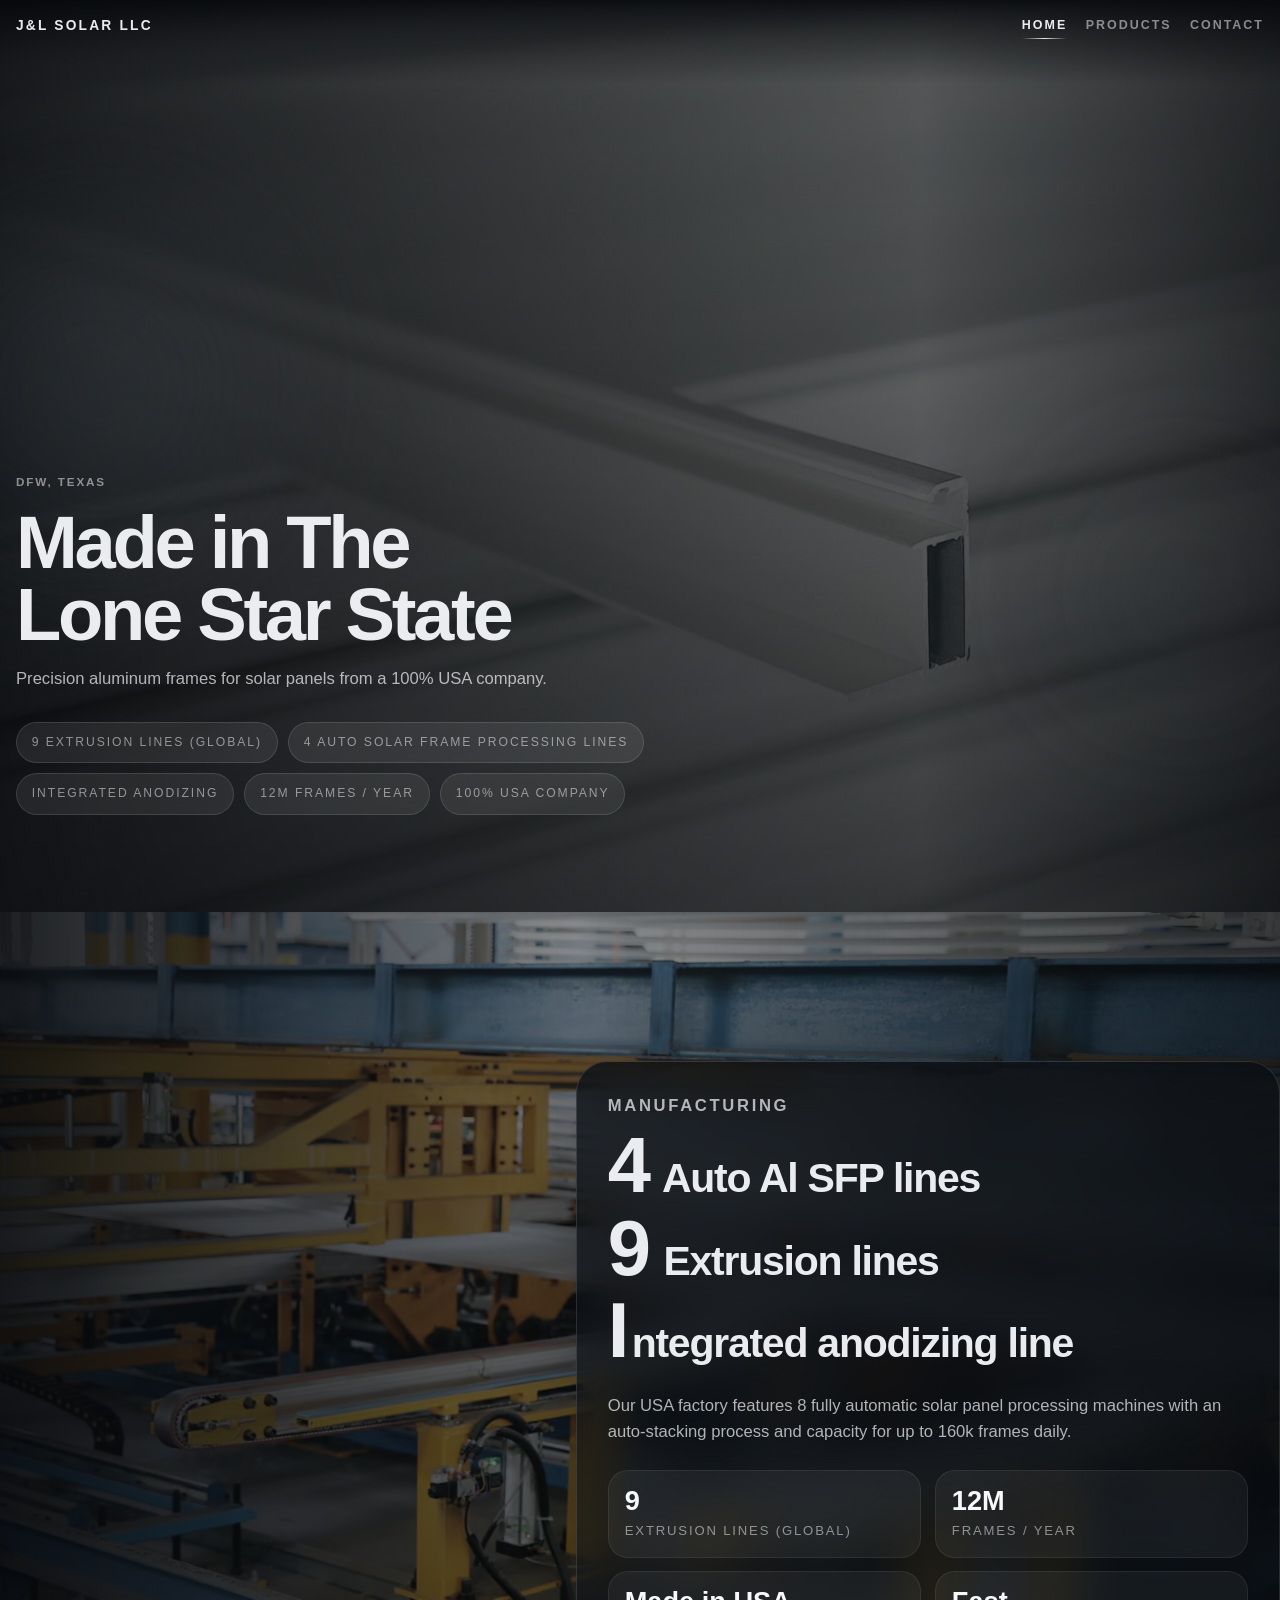
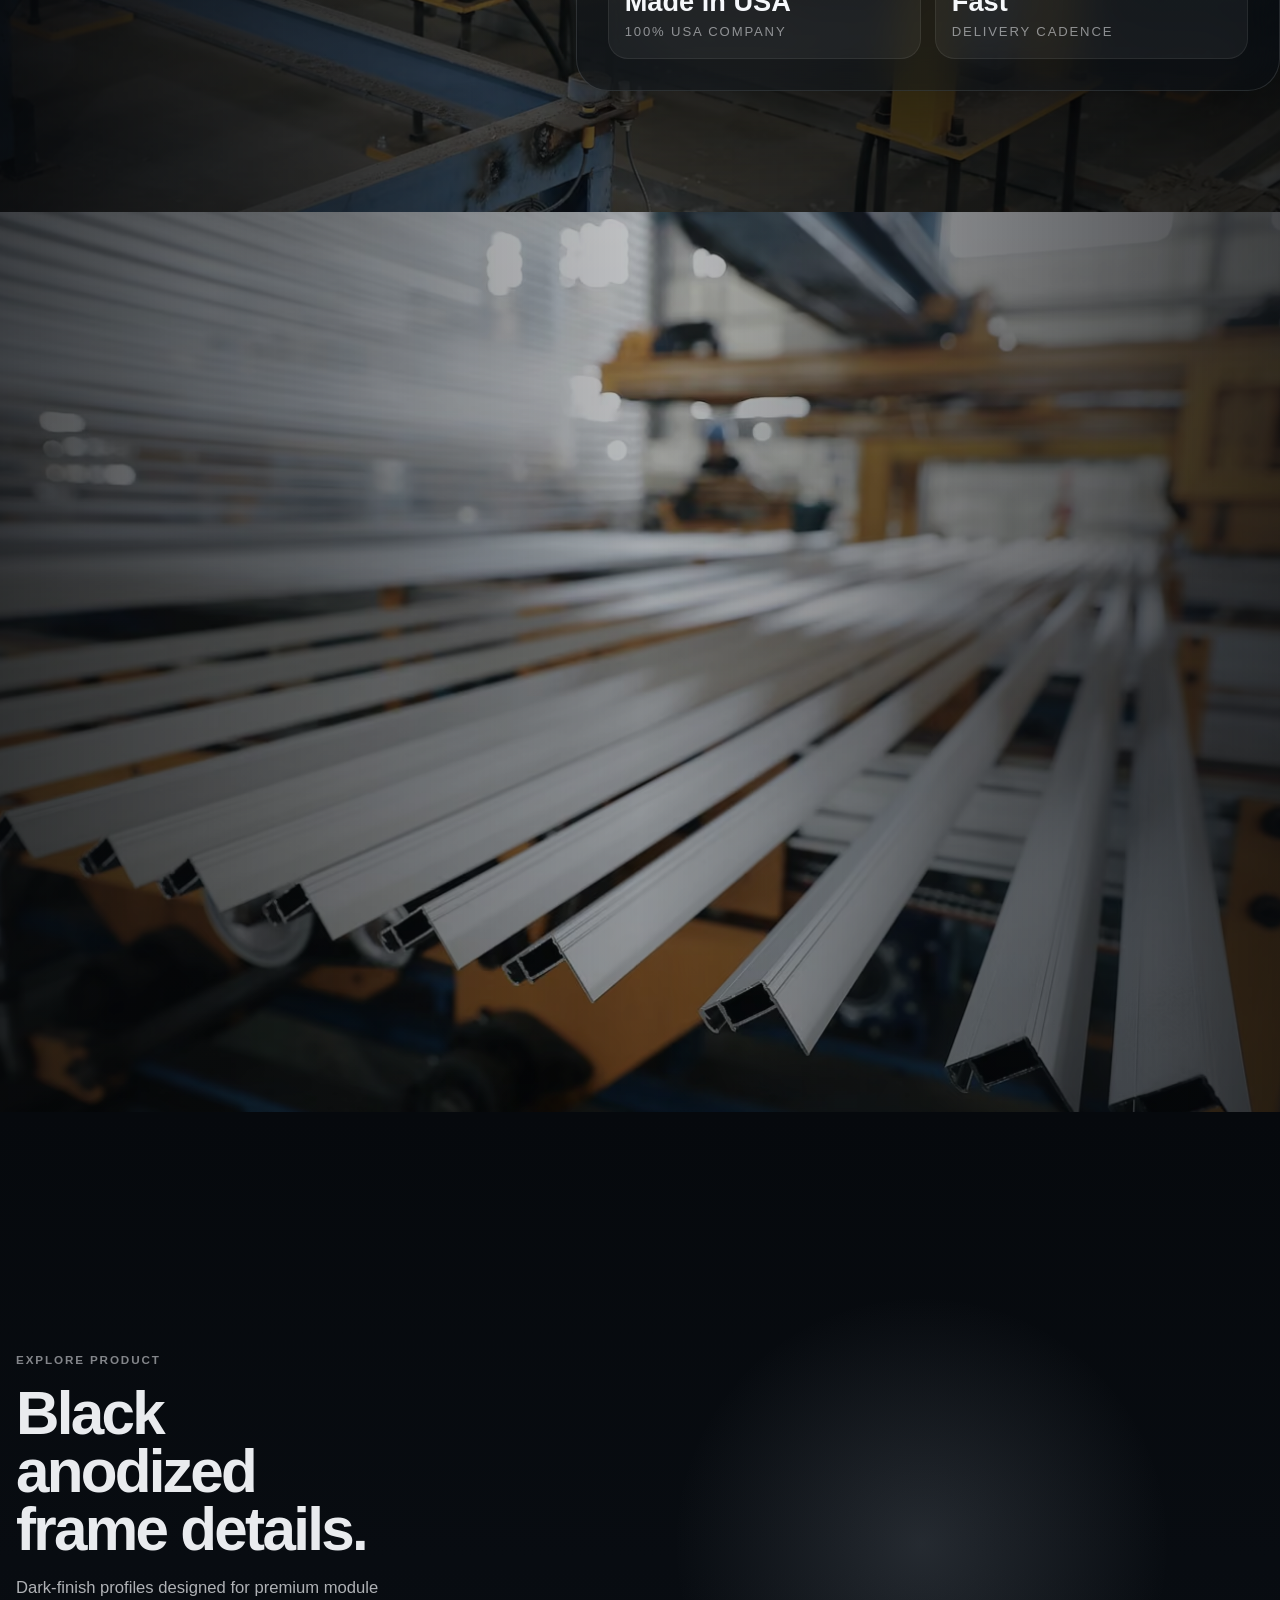
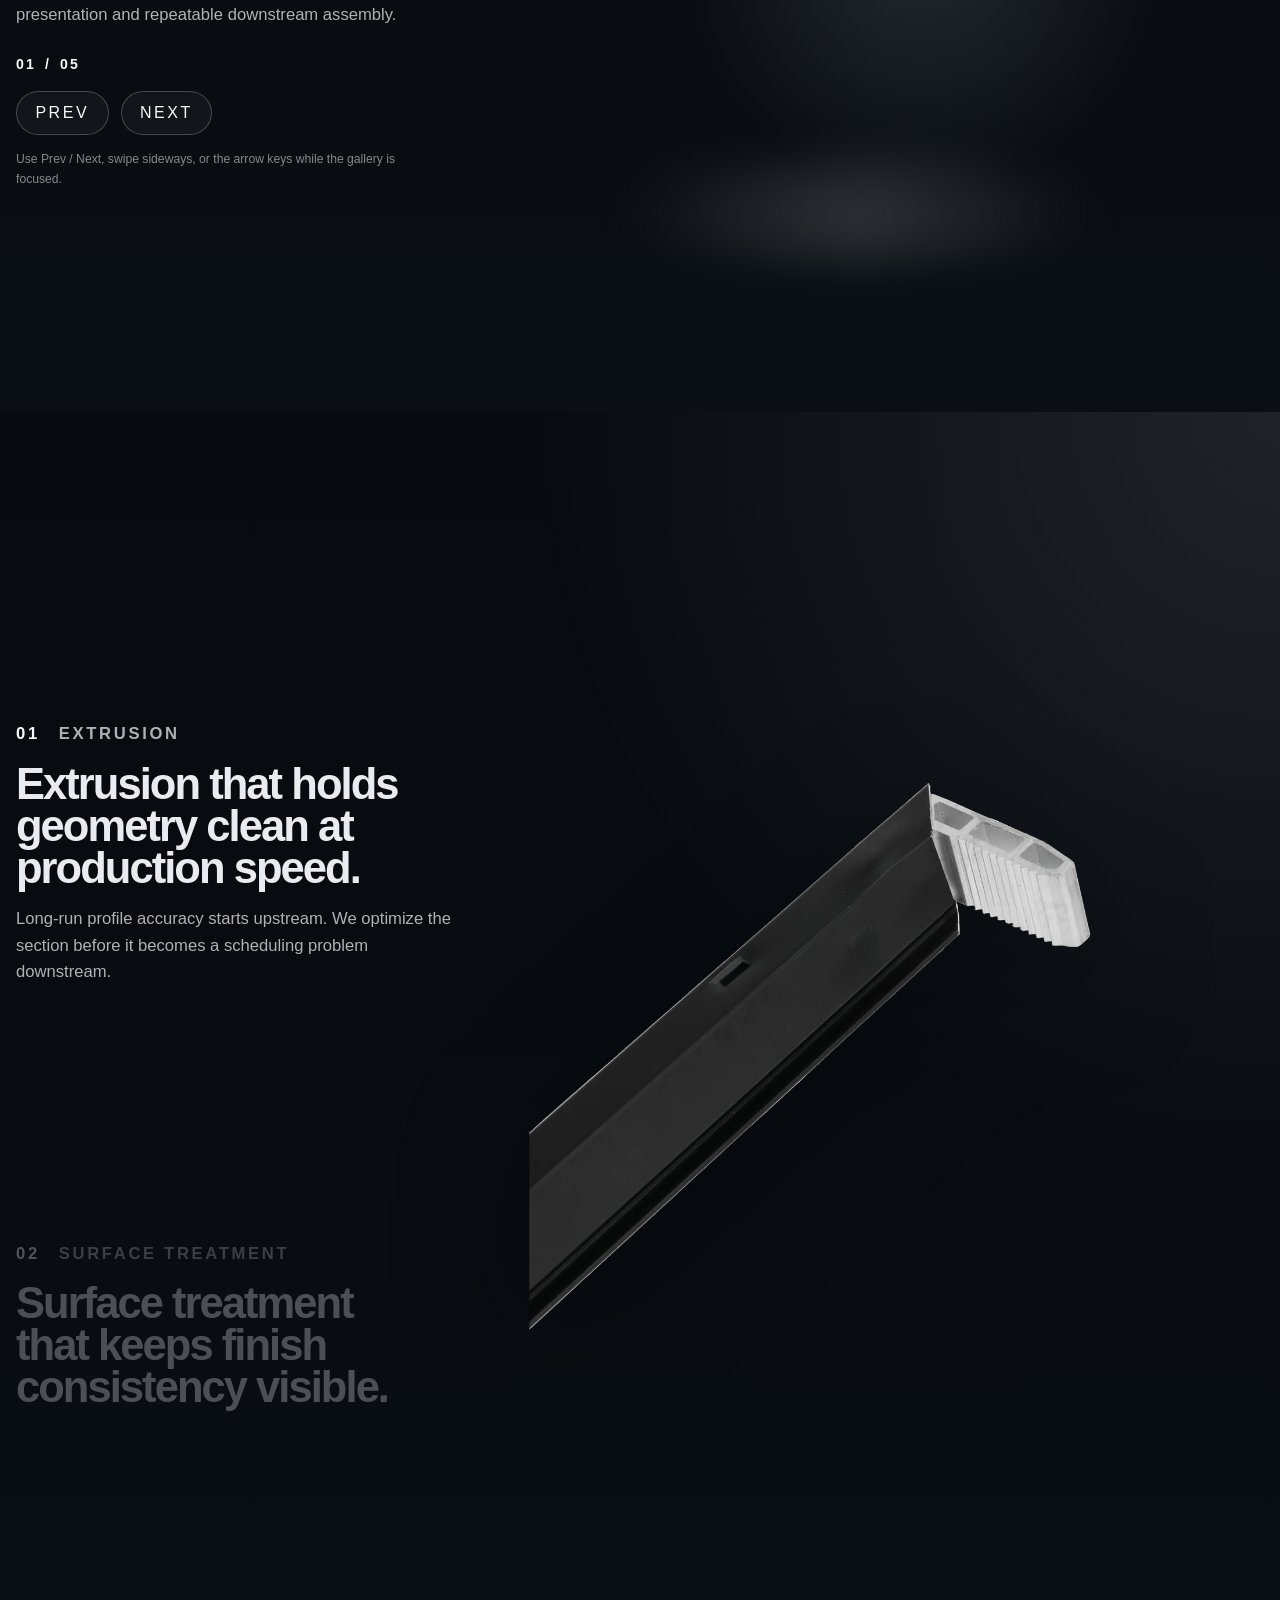
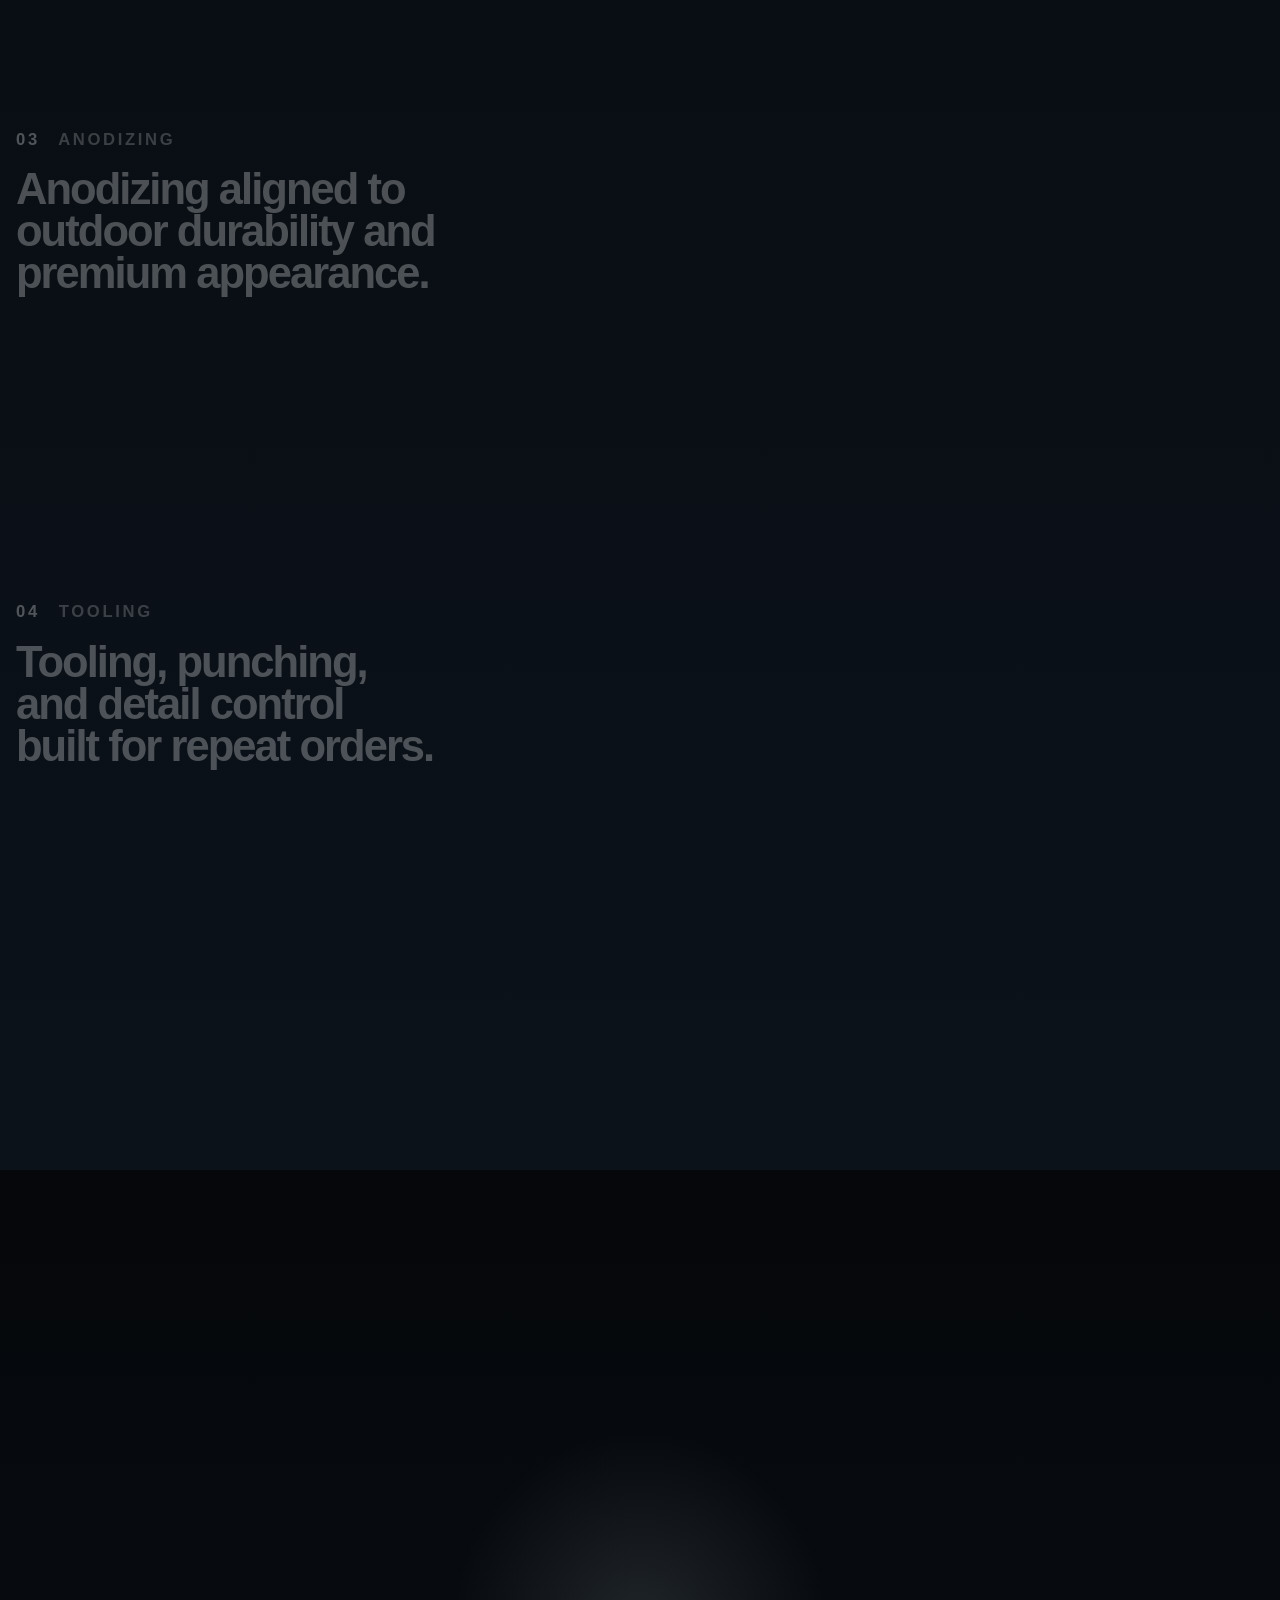
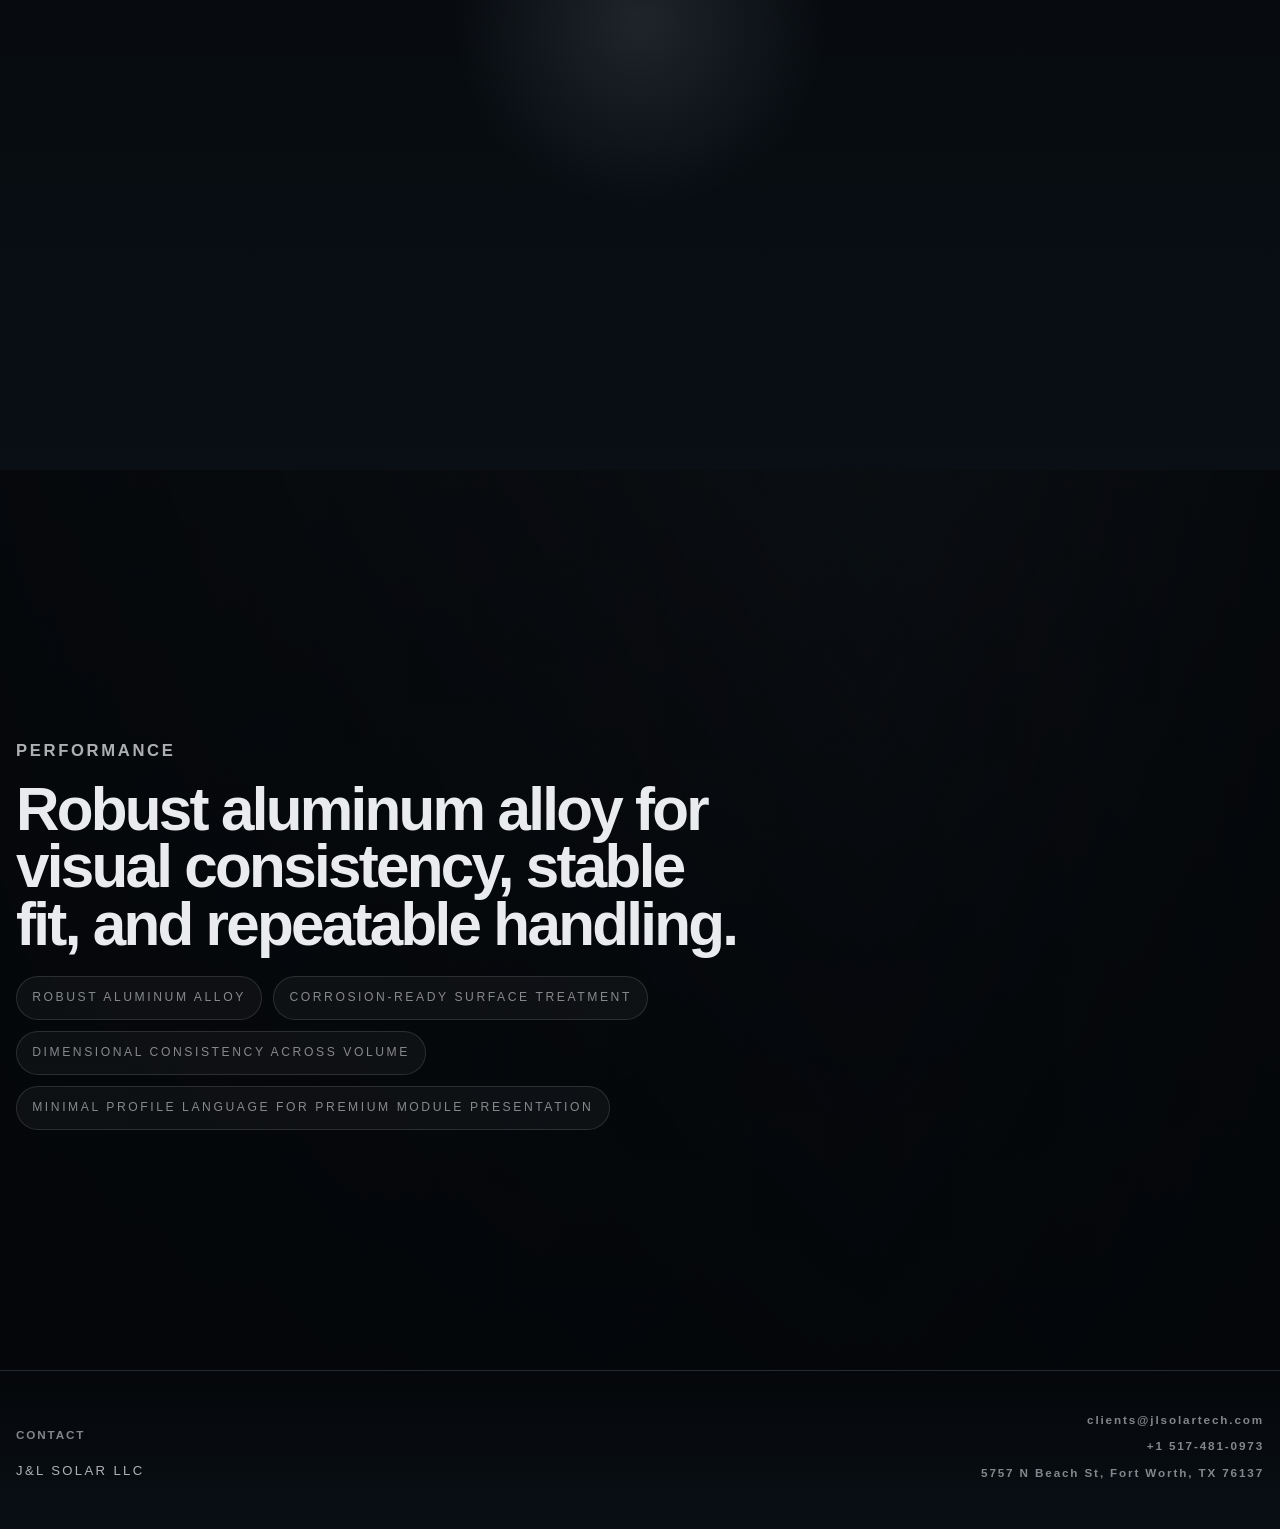
<file: docs/index.html>
<!DOCTYPE html>
<html lang="en">
<head>
  <meta charset="UTF-8">
  <meta name="viewport" content="width=device-width, initial-scale=1.0">
  <meta name="description" content="J&amp;L Solar LLC is a 100% USA company manufacturing Made in USA aluminum frames for solar panels in DFW, Texas with large-scale capacity, consistent quality, and dependable delivery.">
  <title>J&amp;L Solar LLC | Premium Solar Frame Manufacturing</title>
  <script>document.documentElement.classList.add("js");window.addEventListener("load",function(){var r=document.documentElement;if(!r.classList.contains("js-ready"))r.classList.remove("js");});</script>
  <link rel="icon" href="data:image/svg+xml,%3Csvg xmlns='http://www.w3.org/2000/svg' viewBox='0 0 64 64'%3E%3Cdefs%3E%3ClinearGradient id='g' x1='0' y1='0' x2='1' y2='1'%3E%3Cstop stop-color='%23f4f7fb'/%3E%3Cstop offset='1' stop-color='%236f7b88'/%3E%3C/linearGradient%3E%3C/defs%3E%3Crect width='64' height='64' rx='14' fill='%2306080c'/%3E%3Cpath d='M14 12h10v30h16v10H14zm36 0v40H38V42h12V12z' fill='url(%23g)'/%3E%3C/svg%3E">
  <link rel="stylesheet" href="styles.css?v=20260927-2">
</head>
<body class="page page-home">
  <header class="site-header">
    <div class="header-inner">
      <a class="brand" href="./">J&amp;L Solar LLC</a>
      <nav class="site-nav" aria-label="Primary">
        <a class="nav-current" href="./" aria-current="page">Home</a>
        <a href="products/">Products</a>
        <a href="contact/">Contact</a>
      </nav>
    </div>
  </header>

  <main class="site-main">
    <section class="scene hero-scene" id="top">
      <div class="photo-fill hero-photo-fill parallax-target" data-parallax="0.08" data-zoom="0.06" aria-hidden="true">
        <picture>
          <source type="image/avif" srcset="assets/optimized/20260318184938_644_41-640.avif 640w, assets/optimized/20260318184938_644_41-1024.avif 1024w, assets/optimized/20260318184938_644_41-1600.avif 1600w, assets/optimized/20260318184938_644_41-2400.avif 2400w" sizes="(max-width: 760px) 160vw, 110vw">
          <source type="image/webp" srcset="assets/optimized/20260318184938_644_41-640.webp 640w, assets/optimized/20260318184938_644_41-1024.webp 1024w, assets/optimized/20260318184938_644_41-1600.webp 1600w, assets/optimized/20260318184938_644_41-2400.webp 2400w" sizes="(max-width: 760px) 160vw, 110vw">
          <img src="assets/optimized/20260318184938_644_41-1600.jpg" width="1600" height="1041" alt="" loading="eager" decoding="async" fetchpriority="high">
        </picture>
      </div>
      <div class="scene-scrim hero-scrim"></div>
      <div class="scene-glow glow-left"></div>
      <div class="scene-glow glow-right"></div>
      <div class="scene-inner hero-layout">
        <div class="hero-copy reveal">
          <p class="eyebrow">DFW, Texas</p>
          <h1>Made in The Lone Star State</h1>
          <p class="scene-subtitle">Precision aluminum frames for solar panels from a 100% USA company.</p>
          <div class="hero-band">
            <span>9 extrusion lines (global)</span>
            <span>4 auto solar frame processing lines</span>
            <span>Integrated anodizing</span>
            <span>12M frames / year</span>
            <span>100% USA company</span>
          </div>
        </div>
      </div>
    </section>

    <section class="scene photo-story scene-story-end">
      <div class="photo-fill parallax-target" data-parallax="0.12" data-zoom="0.08" aria-hidden="true">
        <picture>
          <source type="image/avif" srcset="assets/optimized/20260318184941_649_41-640.avif 640w, assets/optimized/20260318184941_649_41-1024.avif 1024w, assets/optimized/20260318184941_649_41-1600.avif 1600w, assets/optimized/20260318184941_649_41-2400.avif 2400w" sizes="(max-width: 760px) 160vw, 110vw">
          <source type="image/webp" srcset="assets/optimized/20260318184941_649_41-640.webp 640w, assets/optimized/20260318184941_649_41-1024.webp 1024w, assets/optimized/20260318184941_649_41-1600.webp 1600w, assets/optimized/20260318184941_649_41-2400.webp 2400w" sizes="(max-width: 760px) 160vw, 110vw">
          <img src="assets/optimized/20260318184941_649_41-1600.jpg" width="1600" height="1067" alt="" loading="lazy" decoding="async">
        </picture>
      </div>
      <div class="scene-scrim scene-scrim-dark"></div>
      <div class="scene-inner story-layout">
        <article class="story-card manufacturing-copy reveal">
          <p class="eyebrow">Manufacturing</p>
          <h2 class="manufacturing-headline">
            <span class="manufacturing-line"><span class="manufacturing-mark">4</span> Auto Al SFP lines</span>
            <span class="manufacturing-line"><span class="manufacturing-mark">9</span> Extrusion lines</span>
            <span class="manufacturing-line"><span class="manufacturing-mark">I</span>ntegrated anodizing line</span>
          </h2>
          <p>Our USA factory features 8 fully automatic solar panel processing machines with an auto-stacking process and capacity for up to 160k frames daily.</p>
          <div class="metric-grid">
            <div>
              <strong>9</strong>
              <span>extrusion lines (global)</span>
            </div>
            <div>
              <strong>12M</strong>
              <span>frames / year</span>
            </div>
            <div>
              <strong>Made in USA</strong>
              <span>100% USA company</span>
            </div>
            <div>
              <strong>Fast</strong>
              <span>delivery cadence</span>
            </div>
          </div>
        </article>
      </div>
    </section>

    <section class="scene photo-story scene-story-start">
      <div class="photo-fill parallax-target" data-parallax="0.14" data-zoom="0.07" aria-hidden="true">
        <picture>
          <source type="image/avif" srcset="assets/optimized/20260318184942_650_41-640.avif 640w, assets/optimized/20260318184942_650_41-1024.avif 1024w, assets/optimized/20260318184942_650_41-1600.avif 1600w, assets/optimized/20260318184942_650_41-2400.avif 2400w" sizes="(max-width: 760px) 160vw, 110vw">
          <source type="image/webp" srcset="assets/optimized/20260318184942_650_41-640.webp 640w, assets/optimized/20260318184942_650_41-1024.webp 1024w, assets/optimized/20260318184942_650_41-1600.webp 1600w, assets/optimized/20260318184942_650_41-2400.webp 2400w" sizes="(max-width: 760px) 160vw, 110vw">
          <img src="assets/optimized/20260318184942_650_41-1600.jpg" width="1600" height="1067" alt="" loading="lazy" decoding="async">
        </picture>
      </div>
      <div class="scene-scrim scene-scrim-soft"></div>
      <div class="scene-inner story-layout">
        <article class="story-card reveal">
          <p class="eyebrow">Supply Chain</p>
          <h2>A 100% USA company with direct communication and dependable delivery from order to shipment.</h2>
          <p>Built for solar panel manufacturers that need price competitiveness, quality consistency, and on-time arrivals from a Made in USA partner.</p>
          <ul class="story-list">
            <li>Price discipline</li>
            <li>Quality consistency</li>
            <li>On-time delivery</li>
            <li>Efficient communication</li>
          </ul>
        </article>
      </div>
    </section>

    <section class="scene gallery-scene" id="explore-products">
      <div class="scene-inner gallery-layout" data-gallery-root>
        <div class="gallery-copy reveal">
          <p class="eyebrow">Explore Product</p>
          <h2 data-gallery-title>Black anodized frame details.</h2>
          <p class="gallery-description" data-gallery-copy>Selected product studies from our frame library, tuned for finish quality, assembly fit, and premium visual consistency.</p>
          <div class="gallery-status" aria-live="polite" aria-atomic="true">
            <span data-gallery-current>01</span>
            <span aria-hidden="true">/</span>
            <span class="visually-hidden">of</span>
            <span data-gallery-total>05</span>
          </div>
          <div class="gallery-controls">
            <button class="gallery-button" type="button" data-gallery-prev aria-controls="product-gallery">Prev</button>
            <button class="gallery-button" type="button" data-gallery-next aria-controls="product-gallery">Next</button>
          </div>
          <p class="gallery-note">Use Prev / Next, swipe sideways, or the arrow keys while the gallery is focused.</p>
        </div>

        <div class="gallery-stage reveal" id="product-gallery" data-gallery tabindex="0" role="group" aria-roledescription="carousel" aria-label="Product gallery">
          <figure class="gallery-slide is-active" data-title="Black anodized frame details." data-copy="Dark-finish profiles designed for premium module presentation and repeatable downstream assembly.">
            <div class="gallery-media">
              <picture>
                <source type="image/avif" srcset="assets/optimized/R5_L6212-480.avif 480w, assets/optimized/R5_L6212-800.avif 800w, assets/optimized/R5_L6212-1200.avif 1200w, assets/optimized/R5_L6212-1600.avif 1600w" sizes="(max-width: 760px) 19rem, 34rem">
                <source type="image/webp" srcset="assets/optimized/R5_L6212-480.webp 480w, assets/optimized/R5_L6212-800.webp 800w, assets/optimized/R5_L6212-1200.webp 1200w, assets/optimized/R5_L6212-1600.webp 1600w" sizes="(max-width: 760px) 19rem, 34rem">
                <img src="assets/optimized/R5_L6212-1200.png" width="1200" height="1200" alt="Black anodized aluminum frame profile detail" loading="lazy" decoding="async">
              </picture>
            </div>
          </figure>
          <figure class="gallery-slide" data-title="Silver precision profile." data-copy="Clear-finish frame sections shaped for throughput, clean edges, and stable fit in long production runs.">
            <div class="gallery-media">
              <picture>
                <source type="image/avif" srcset="assets/optimized/R5_L6178-480.avif 480w, assets/optimized/R5_L6178-800.avif 800w, assets/optimized/R5_L6178-1200.avif 1200w, assets/optimized/R5_L6178-1600.avif 1600w" sizes="(max-width: 760px) 19rem, 34rem">
                <source type="image/webp" srcset="assets/optimized/R5_L6178-480.webp 480w, assets/optimized/R5_L6178-800.webp 800w, assets/optimized/R5_L6178-1200.webp 1200w, assets/optimized/R5_L6178-1600.webp 1600w" sizes="(max-width: 760px) 19rem, 34rem">
                <img src="assets/optimized/R5_L6178-1200.png" width="1200" height="1200" alt="Silver aluminum frame profile detail" loading="lazy" decoding="async">
              </picture>
            </div>
          </figure>
          <figure class="gallery-slide" data-title="Deep black corner geometry." data-copy="Anodized surfaces with refined profile geometry for modern module aesthetics and strong process control.">
            <div class="gallery-media">
              <picture>
                <source type="image/avif" srcset="assets/optimized/R5_L6223-480.avif 480w, assets/optimized/R5_L6223-800.avif 800w, assets/optimized/R5_L6223-1200.avif 1200w, assets/optimized/R5_L6223-1600.avif 1600w" sizes="(max-width: 760px) 19rem, 34rem">
                <source type="image/webp" srcset="assets/optimized/R5_L6223-480.webp 480w, assets/optimized/R5_L6223-800.webp 800w, assets/optimized/R5_L6223-1200.webp 1200w, assets/optimized/R5_L6223-1600.webp 1600w" sizes="(max-width: 760px) 19rem, 34rem">
                <img src="assets/optimized/R5_L6223-1200.png" width="1200" height="1200" alt="Black aluminum corner frame detail" loading="lazy" decoding="async">
              </picture>
            </div>
          </figure>
          <figure class="gallery-slide" data-title="Silver edge transition." data-copy="Controlled angles, clean extrusion, and finish quality intended for high-volume, low-friction assembly.">
            <div class="gallery-media">
              <picture>
                <source type="image/avif" srcset="assets/optimized/R5_L6200-480.avif 480w, assets/optimized/R5_L6200-800.avif 800w, assets/optimized/R5_L6200-1200.avif 1200w, assets/optimized/R5_L6200-1600.avif 1600w" sizes="(max-width: 760px) 19rem, 34rem">
                <source type="image/webp" srcset="assets/optimized/R5_L6200-480.webp 480w, assets/optimized/R5_L6200-800.webp 800w, assets/optimized/R5_L6200-1200.webp 1200w, assets/optimized/R5_L6200-1600.webp 1600w" sizes="(max-width: 760px) 19rem, 34rem">
                <img src="assets/optimized/R5_L6200-1200.png" width="1200" height="1200" alt="Silver angular aluminum frame detail" loading="lazy" decoding="async">
              </picture>
            </div>
          </figure>
          <figure class="gallery-slide" data-title="Linear black profile." data-copy="Long-form frame details presented without excess, matching the premium minimal language of the site.">
            <div class="gallery-media">
              <picture>
                <source type="image/avif" srcset="assets/optimized/R5_L6220-480.avif 480w, assets/optimized/R5_L6220-800.avif 800w, assets/optimized/R5_L6220-1200.avif 1200w, assets/optimized/R5_L6220-1600.avif 1600w" sizes="(max-width: 760px) 19rem, 34rem">
                <source type="image/webp" srcset="assets/optimized/R5_L6220-480.webp 480w, assets/optimized/R5_L6220-800.webp 800w, assets/optimized/R5_L6220-1200.webp 1200w, assets/optimized/R5_L6220-1600.webp 1600w" sizes="(max-width: 760px) 19rem, 34rem">
                <img src="assets/optimized/R5_L6220-1200.png" width="1200" height="1200" alt="Black linear aluminum frame profile detail" loading="lazy" decoding="async">
              </picture>
            </div>
          </figure>
        </div>
      </div>
    </section>

    <section class="scene process-scene feature-silver" id="technology" data-process>
      <div class="scene-inner process-layout">
        <div class="feature-copy process-step" data-process-step>
          <p class="eyebrow process-index"><span aria-hidden="true">01</span> Extrusion</p>
          <h2>Extrusion that holds geometry clean at production speed.</h2>
          <p>Long-run profile accuracy starts upstream. We optimize the section before it becomes a scheduling problem downstream.</p>
        </div>
        <figure class="media-shell feature-media-shell homepage-feature-shell process-media hover-shell" data-process-media>
          <picture>
            <source type="image/avif" srcset="assets/optimized/R5_L6213-480.avif 480w, assets/optimized/R5_L6213-800.avif 800w, assets/optimized/R5_L6213-1200.avif 1200w, assets/optimized/R5_L6213-1600.avif 1600w" sizes="(max-width: 760px) 100vw, (max-width: 1080px) 90vw, 62rem">
            <source type="image/webp" srcset="assets/optimized/R5_L6213-480.webp 480w, assets/optimized/R5_L6213-800.webp 800w, assets/optimized/R5_L6213-1200.webp 1200w, assets/optimized/R5_L6213-1600.webp 1600w" sizes="(max-width: 760px) 100vw, (max-width: 1080px) 90vw, 62rem">
            <img class="hover-media homepage-feature-image" src="assets/optimized/R5_L6213-1200.png" width="1200" height="1200" alt="Black slide-view aluminum frame profile for extrusion process" loading="lazy" decoding="async">
          </picture>
        </figure>

        <div class="feature-copy process-step" data-process-step>
          <p class="eyebrow process-index"><span aria-hidden="true">02</span> Surface Treatment</p>
          <h2>Surface treatment that keeps finish consistency visible.</h2>
          <p>Silver and black finishes are treated as manufacturing outcomes, not decorative afterthoughts.</p>
        </div>
        <figure class="media-shell feature-media-shell homepage-feature-shell feature-media-surface-shell process-media hover-shell" data-process-media>
          <picture>
            <source type="image/avif" srcset="assets/optimized/R5_L6202-480.avif 480w, assets/optimized/R5_L6202-800.avif 800w, assets/optimized/R5_L6202-1200.avif 1200w, assets/optimized/R5_L6202-1600.avif 1600w" sizes="(max-width: 760px) 100vw, (max-width: 1080px) 90vw, 80rem">
            <source type="image/webp" srcset="assets/optimized/R5_L6202-480.webp 480w, assets/optimized/R5_L6202-800.webp 800w, assets/optimized/R5_L6202-1200.webp 1200w, assets/optimized/R5_L6202-1600.webp 1600w" sizes="(max-width: 760px) 100vw, (max-width: 1080px) 90vw, 80rem">
            <img class="hover-media homepage-feature-image feature-media-surface-image" src="assets/optimized/R5_L6202-1200.png" width="1200" height="1200" alt="Silver slide-view aluminum frame detail for surface treatment" loading="lazy" decoding="async">
          </picture>
        </figure>

        <div class="feature-copy process-step" data-process-step>
          <p class="eyebrow process-index"><span aria-hidden="true">03</span> Anodizing</p>
          <h2>Anodizing aligned to outdoor durability and premium appearance.</h2>
          <p>Finish quality is integrated into the production path so outdoor performance and presentation stay aligned.</p>
        </div>
        <figure class="media-shell feature-media-shell homepage-feature-shell process-media hover-shell" data-process-media>
          <picture>
            <source type="image/avif" srcset="assets/optimized/R5_L6226-480.avif 480w, assets/optimized/R5_L6226-800.avif 800w, assets/optimized/R5_L6226-1200.avif 1200w, assets/optimized/R5_L6226-1600.avif 1600w" sizes="(max-width: 760px) 100vw, (max-width: 1080px) 90vw, 62rem">
            <source type="image/webp" srcset="assets/optimized/R5_L6226-480.webp 480w, assets/optimized/R5_L6226-800.webp 800w, assets/optimized/R5_L6226-1200.webp 1200w, assets/optimized/R5_L6226-1600.webp 1600w" sizes="(max-width: 760px) 100vw, (max-width: 1080px) 90vw, 62rem">
            <img class="hover-media homepage-feature-image" src="assets/optimized/R5_L6226-1200.png" width="1200" height="1200" alt="Black anodized slide-view aluminum profile" loading="lazy" decoding="async">
          </picture>
        </figure>

        <div class="feature-copy process-step" data-process-step>
          <p class="eyebrow process-index"><span aria-hidden="true">04</span> Tooling</p>
          <h2>Tooling, punching, and detail control built for repeat orders.</h2>
          <p>Custom sizes, perforation, and downstream forming are configured for clarity, not friction, when production calendars tighten.</p>
        </div>
        <figure class="media-shell feature-media-shell homepage-feature-shell feature-media-tooling-shell process-media hover-shell" data-process-media>
          <picture>
            <source type="image/avif" srcset="assets/optimized/R5_L6187-480.avif 480w, assets/optimized/R5_L6187-800.avif 800w, assets/optimized/R5_L6187-1200.avif 1200w, assets/optimized/R5_L6187-1600.avif 1600w" sizes="(max-width: 760px) 100vw, (max-width: 1080px) 90vw, 80rem">
            <source type="image/webp" srcset="assets/optimized/R5_L6187-480.webp 480w, assets/optimized/R5_L6187-800.webp 800w, assets/optimized/R5_L6187-1200.webp 1200w, assets/optimized/R5_L6187-1600.webp 1600w" sizes="(max-width: 760px) 100vw, (max-width: 1080px) 90vw, 80rem">
            <img class="hover-media homepage-feature-image feature-media-tooling-image" src="assets/optimized/R5_L6187-1200.png" width="1200" height="1200" alt="Silver slide-view aluminum profile detail for tooling and punching" loading="lazy" decoding="async">
          </picture>
        </figure>

        <div class="process-meter" aria-hidden="true"><span data-process-bar></span></div>
      </div>
    </section>

    <section class="scene design-scene" id="design-customization">
      <div class="scene-inner design-layout design-single-layout">
        <div class="feature-copy design-copy reveal">
          <h2>When does the size matter?</h2>
          <p>When profile size decides fit, drainage, strength, finish presence, and the way the frame reads on a finished module.</p>
          <p>This is where design stops being decorative and starts becoming production logic.</p>
        </div>

        <figure class="media-shell feature-media-shell design-single-media homepage-feature-shell reveal hover-shell">
          <picture>
            <source type="image/avif" srcset="assets/optimized/R5_L6234_trimmed-480.avif 480w, assets/optimized/R5_L6234_trimmed-960.avif 960w, assets/optimized/R5_L6234_trimmed-1472.avif 1472w" sizes="(max-width: 1080px) 100vw, 44rem">
            <source type="image/webp" srcset="assets/optimized/R5_L6234_trimmed-480.webp 480w, assets/optimized/R5_L6234_trimmed-960.webp 960w, assets/optimized/R5_L6234_trimmed-1472.webp 1472w" sizes="(max-width: 1080px) 100vw, 44rem">
            <img class="hover-media homepage-feature-image design-emphasis-image" src="assets/optimized/R5_L6234_trimmed-1472.png" width="1472" height="608" alt="Tomography detail of aluminum surface section" loading="lazy" decoding="async">
          </picture>
        </figure>
      </div>
    </section>

    <section class="scene performance-scene" id="performance">
      <div class="photo-fill performance-photo-fill parallax-target" data-parallax="0.1" data-zoom="0.06" aria-hidden="true">
        <picture>
          <source type="image/avif" srcset="assets/optimized/20260318184939_645_41-640.avif 640w, assets/optimized/20260318184939_645_41-1024.avif 1024w, assets/optimized/20260318184939_645_41-1600.avif 1600w, assets/optimized/20260318184939_645_41-2400.avif 2400w" sizes="(max-width: 760px) 160vw, 110vw">
          <source type="image/webp" srcset="assets/optimized/20260318184939_645_41-640.webp 640w, assets/optimized/20260318184939_645_41-1024.webp 1024w, assets/optimized/20260318184939_645_41-1600.webp 1600w, assets/optimized/20260318184939_645_41-2400.webp 2400w" sizes="(max-width: 760px) 160vw, 110vw">
          <img src="assets/optimized/20260318184939_645_41-1600.jpg" width="1600" height="1067" alt="" loading="lazy" decoding="async">
        </picture>
      </div>
      <div class="scene-scrim performance-scrim"></div>
      <div class="scene-inner performance-layout performance-single-layout">
        <div class="feature-copy reveal">
          <p class="eyebrow">Performance</p>
          <h2>Robust aluminum alloy for visual consistency, stable fit, and repeatable handling.</h2>
          <ul class="performance-list">
            <li>Robust aluminum alloy</li>
            <li>Corrosion-ready surface treatment</li>
            <li>Dimensional consistency across volume</li>
            <li>Minimal profile language for premium module presentation</li>
          </ul>
        </div>
      </div>
    </section>
  </main>

  <footer class="site-footer" id="contact">
    <div class="footer-inner">
      <div>
        <p class="eyebrow">Contact</p>
        <p class="footer-brandline">J&amp;L Solar LLC</p>
      </div>
      <div class="footer-links footer-links-home">
        <a href="mailto:clients@jlsolartech.com">clients@jlsolartech.com</a>
        <a href="tel:+15174810973">+1 517-481-0973</a>
        <a href="https://www.google.com/maps/search/?api=1&amp;query=5757+N+Beach+St+Fort+Worth+TX+76137">5757 N Beach St, Fort Worth, TX 76137</a>
      </div>
    </div>
  </footer>

  <script src="script.js?v=20260927-1" onerror="document.documentElement.classList.remove('js')"></script>
</body>
</html>
</file>
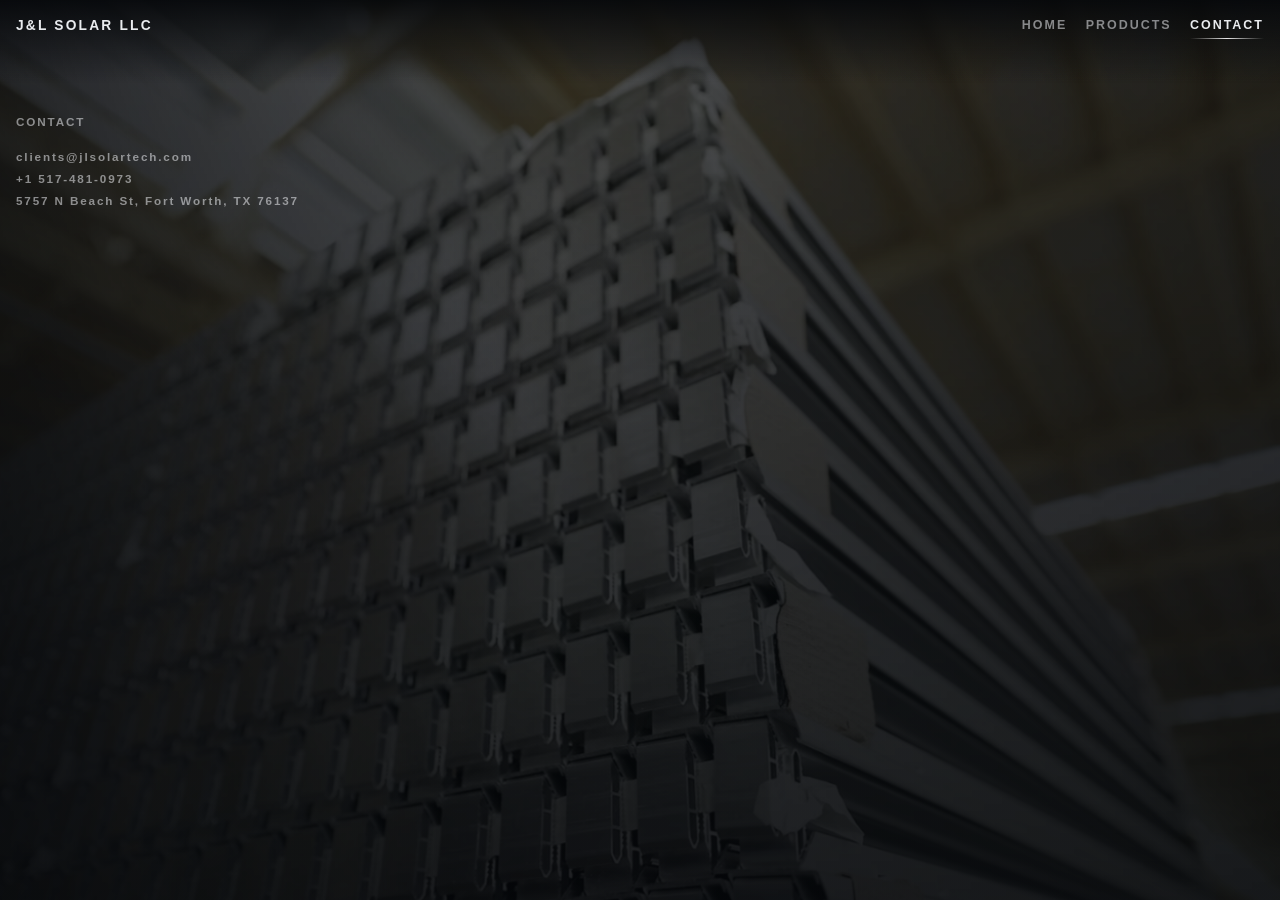
<file: docs/contact/index.html>
<!DOCTYPE html>
<html lang="en">
<head>
  <meta charset="UTF-8">
  <meta name="viewport" content="width=device-width, initial-scale=1.0">
  <meta name="description" content="Contact J&amp;L Solar LLC in DFW, Texas for Made in USA aluminum frame manufacturing and solar panel hardware supply.">
  <title>Contact | J&amp;L Solar LLC</title>
  <script>document.documentElement.classList.add("js");window.addEventListener("load",function(){var r=document.documentElement;if(!r.classList.contains("js-ready"))r.classList.remove("js");});</script>
  <link rel="icon" href="data:image/svg+xml,%3Csvg xmlns='http://www.w3.org/2000/svg' viewBox='0 0 64 64'%3E%3Cdefs%3E%3ClinearGradient id='g' x1='0' y1='0' x2='1' y2='1'%3E%3Cstop stop-color='%23f4f7fb'/%3E%3Cstop offset='1' stop-color='%236f7b88'/%3E%3C/linearGradient%3E%3C/defs%3E%3Crect width='64' height='64' rx='14' fill='%2306080c'/%3E%3Cpath d='M14 12h10v30h16v10H14zm36 0v40H38V42h12V12z' fill='url(%23g)'/%3E%3C/svg%3E">
  <link rel="stylesheet" href="../styles.css?v=20260927-2">
</head>
<body class="page page-contact">
  <header class="site-header">
    <div class="header-inner">
      <a class="brand" href="../">J&amp;L Solar LLC</a>
      <nav class="site-nav" aria-label="Primary">
        <a href="../">Home</a>
        <a href="../products/">Products</a>
        <a class="nav-current" href="./" aria-current="page">Contact</a>
      </nav>
    </div>
  </header>

  <main class="site-main">
    <section class="scene contact-simple-scene">
      <div class="photo-fill contact-simple-photo parallax-target" data-parallax="0.08" data-zoom="0.05" aria-hidden="true">
        <picture>
          <source type="image/avif" srcset="../assets/optimized/20260318184930_634_41-640.avif 640w, ../assets/optimized/20260318184930_634_41-1024.avif 1024w, ../assets/optimized/20260318184930_634_41-1600.avif 1600w, ../assets/optimized/20260318184930_634_41-2400.avif 2400w" sizes="(max-width: 760px) 160vw, 110vw">
          <source type="image/webp" srcset="../assets/optimized/20260318184930_634_41-640.webp 640w, ../assets/optimized/20260318184930_634_41-1024.webp 1024w, ../assets/optimized/20260318184930_634_41-1600.webp 1600w, ../assets/optimized/20260318184930_634_41-2400.webp 2400w" sizes="(max-width: 760px) 160vw, 110vw">
          <img src="../assets/optimized/20260318184930_634_41-1600.jpg" width="1600" height="1067" alt="" loading="eager" decoding="async" fetchpriority="high">
        </picture>
      </div>
      <div class="scene-scrim contact-simple-scrim"></div>
      <div class="scene-inner contact-simple-layout">
        <article class="contact-simple-copy reveal">
          <p class="eyebrow">Contact</p>
          <h1 class="visually-hidden">Contact J&amp;L Solar LLC</h1>

          <div class="contact-simple-actions">
            <a class="contact-simple-link" href="mailto:clients@jlsolartech.com">clients@jlsolartech.com</a>
            <a class="contact-simple-link" href="tel:+15174810973">+1 517-481-0973</a>
            <a class="contact-simple-link" href="https://www.google.com/maps/search/?api=1&amp;query=5757+N+Beach+St+Fort+Worth+TX+76137">5757 N Beach St, Fort Worth, TX 76137</a>
          </div>
        </article>
      </div>
    </section>
  </main>

  <script src="../script.js?v=20260927-1" onerror="document.documentElement.classList.remove('js')"></script>
</body>
</html>
</file>
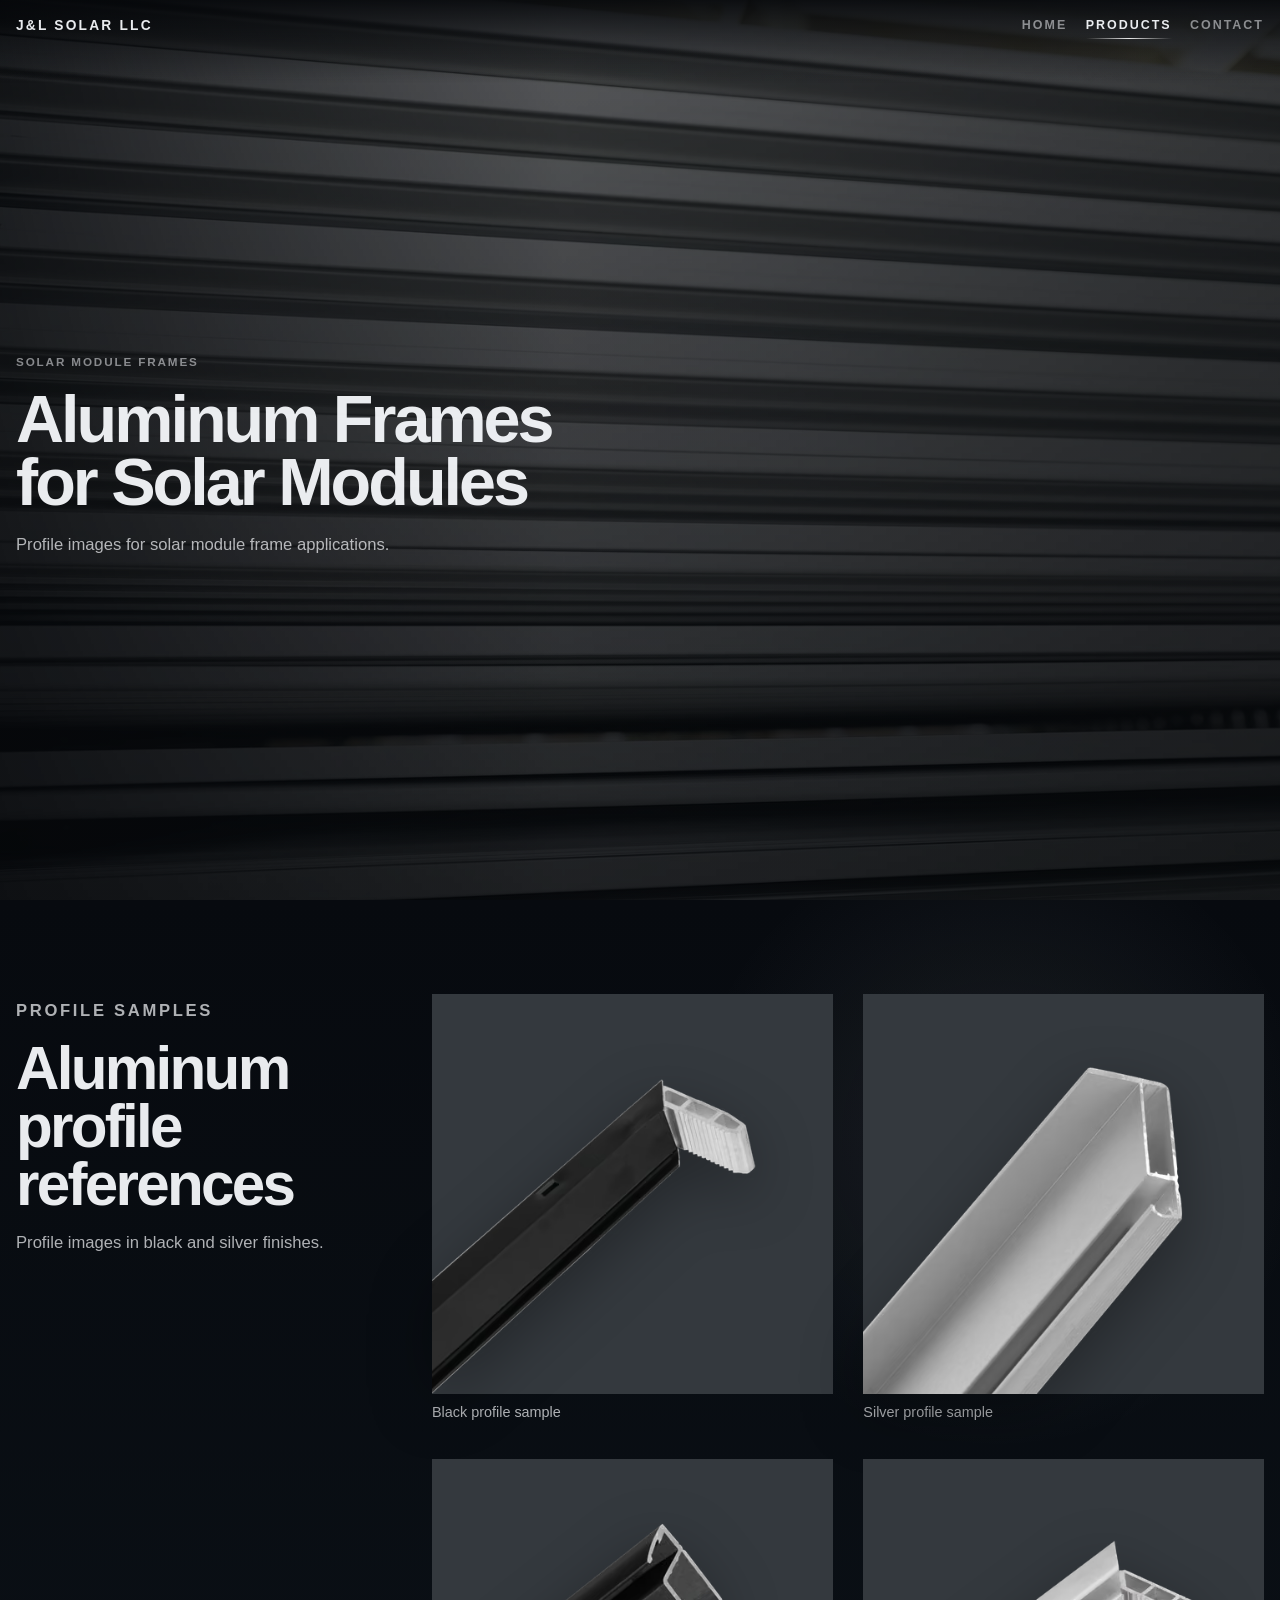
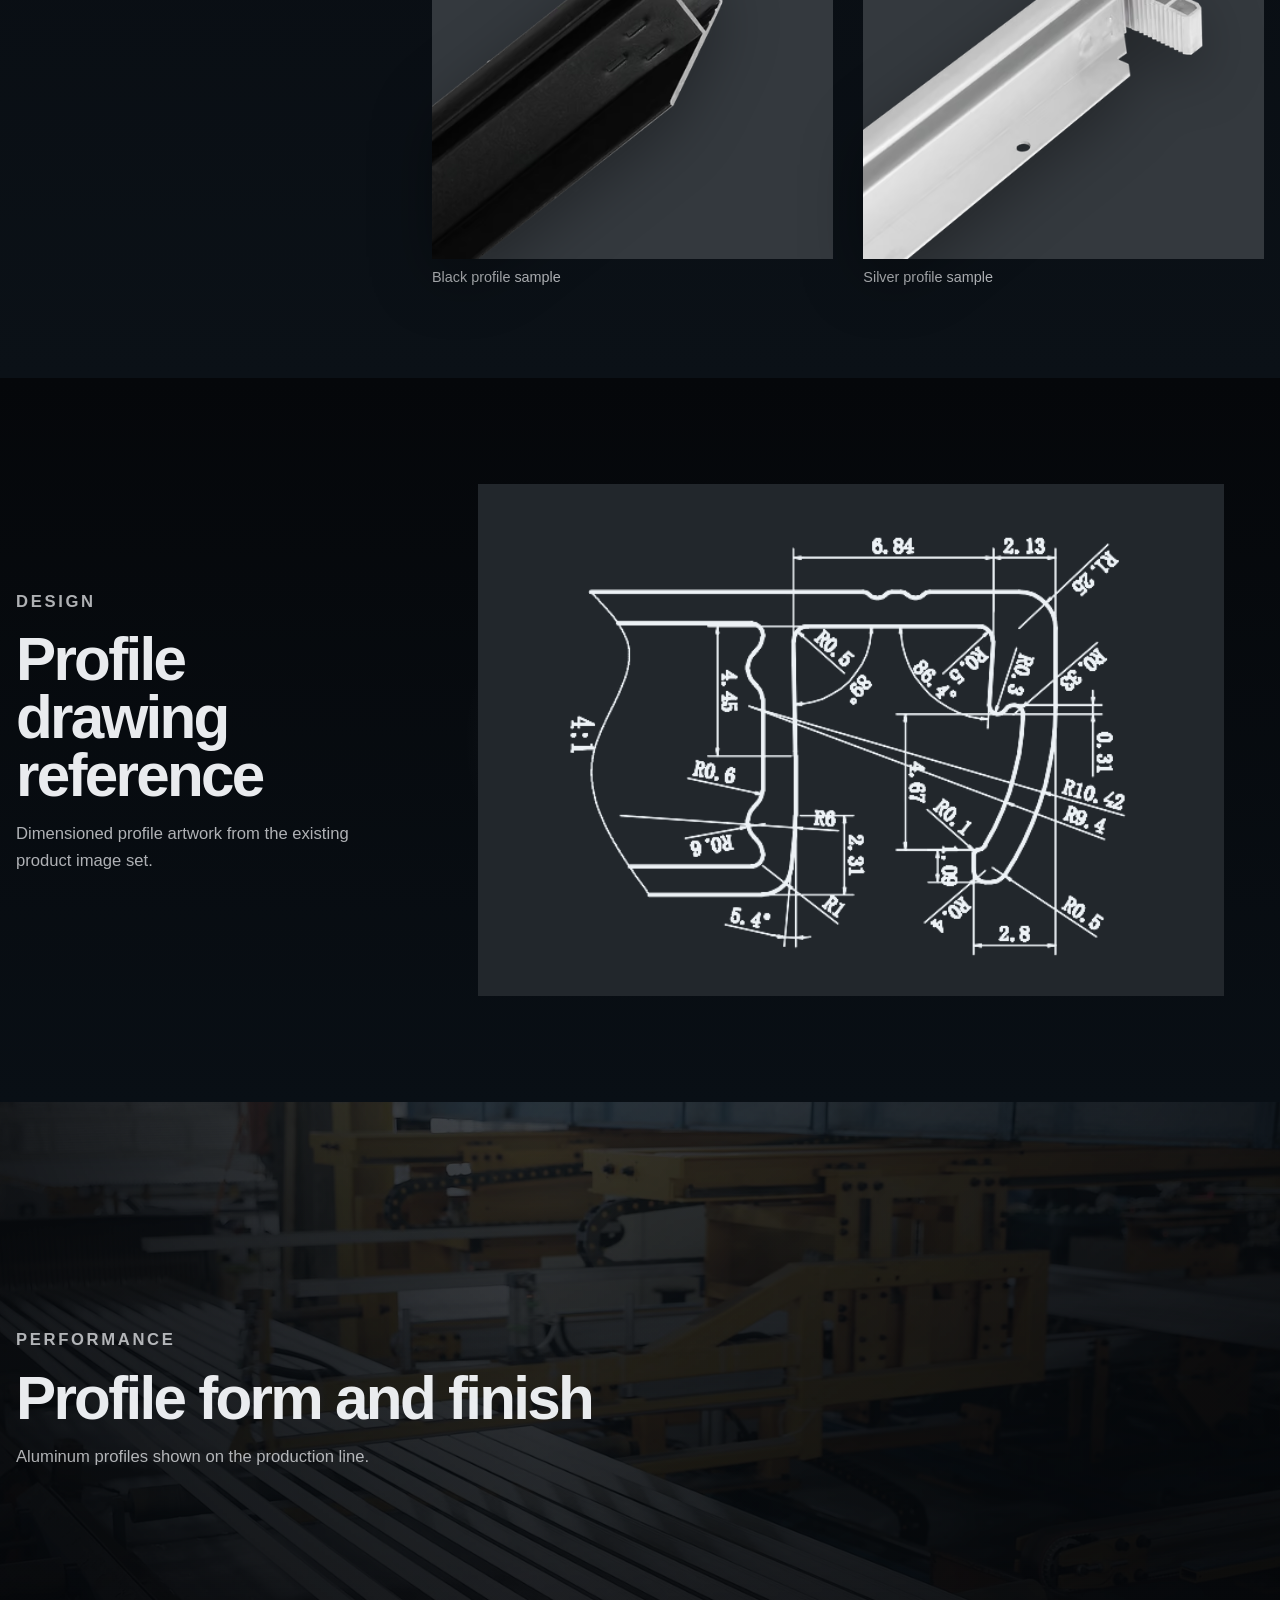
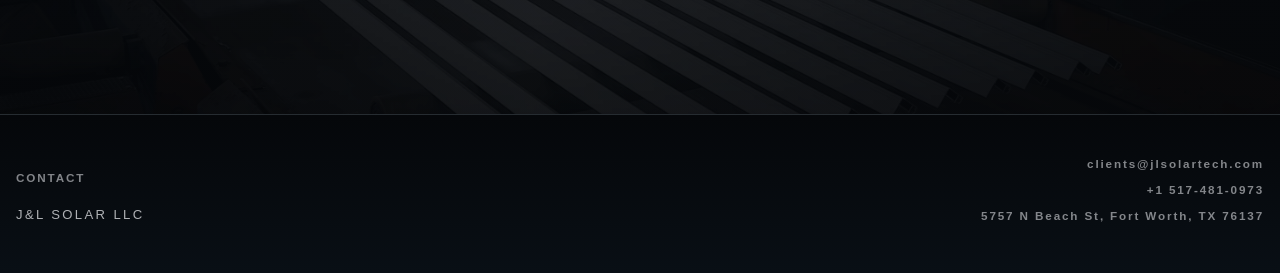
<file: docs/products/index.html>
<!DOCTYPE html>
<html lang="en">
<head>
  <meta charset="UTF-8">
  <meta name="viewport" content="width=device-width, initial-scale=1.0">
  <meta name="description" content="Aluminum frame profile images and design reference for solar module frames.">
  <title>Products | J&amp;L Solar LLC</title>
  <script>document.documentElement.classList.add("js");window.addEventListener("load",function(){var r=document.documentElement;if(!r.classList.contains("js-ready"))r.classList.remove("js");});</script>
  <link rel="icon" href="data:image/svg+xml,%3Csvg xmlns='http://www.w3.org/2000/svg' viewBox='0 0 64 64'%3E%3Cdefs%3E%3ClinearGradient id='g' x1='0' y1='0' x2='1' y2='1'%3E%3Cstop stop-color='%23f4f7fb'/%3E%3Cstop offset='1' stop-color='%236f7b88'/%3E%3C/linearGradient%3E%3C/defs%3E%3Crect width='64' height='64' rx='14' fill='%2306080c'/%3E%3Cpath d='M14 12h10v30h16v10H14zm36 0v40H38V42h12V12z' fill='url(%23g)'/%3E%3C/svg%3E">
  <link rel="stylesheet" href="../styles.css?v=20260927-4">
</head>
<body class="page page-products">
  <header class="site-header">
    <div class="header-inner">
      <a class="brand" href="../">J&amp;L Solar LLC</a>
      <nav class="site-nav" aria-label="Primary">
        <a href="../">Home</a>
        <a class="nav-current" href="./" aria-current="page">Products</a>
        <a href="../contact/">Contact</a>
      </nav>
    </div>
  </header>

  <main class="site-main">
    <section class="scene product-hero-scene" aria-labelledby="products-title">
      <div class="photo-fill product-hero-photo" aria-hidden="true">
        <picture>
          <source type="image/avif" srcset="../assets/optimized/20260318184931_635_41-640.avif 640w, ../assets/optimized/20260318184931_635_41-1024.avif 1024w, ../assets/optimized/20260318184931_635_41-1600.avif 1600w, ../assets/optimized/20260318184931_635_41-2400.avif 2400w" sizes="(max-width: 760px) 160vw, 110vw">
          <source type="image/webp" srcset="../assets/optimized/20260318184931_635_41-640.webp 640w, ../assets/optimized/20260318184931_635_41-1024.webp 1024w, ../assets/optimized/20260318184931_635_41-1600.webp 1600w, ../assets/optimized/20260318184931_635_41-2400.webp 2400w" sizes="(max-width: 760px) 160vw, 110vw">
          <img src="../assets/optimized/20260318184931_635_41-1600.jpg" width="1600" height="1067" alt="" loading="eager" decoding="async" fetchpriority="high">
        </picture>
      </div>
      <div class="scene-scrim product-hero-scrim"></div>
      <div class="scene-inner product-hero-layout">
        <div class="hero-copy reveal">
          <p class="eyebrow">Solar module frames</p>
          <h1 id="products-title">Aluminum Frames for Solar Modules</h1>
          <p class="scene-subtitle">Profile images for solar module frame applications.</p>
        </div>
      </div>
    </section>

    <section class="scene technology-stage-scene product-profile-scene" id="product-technology" aria-labelledby="profile-title">
      <div class="scene-inner stage-grid">
        <div class="feature-copy reveal">
          <p class="eyebrow">Profile samples</p>
          <h2 id="profile-title">Aluminum profile references</h2>
          <p>Profile images in black and silver finishes.</p>
        </div>

        <div class="stage-cards product-sample-grid product-profile-grid">
          <a class="stage-card product-sample-card" href="../assets/optimized/R5_L6213-1600.webp" data-product-lightbox-link data-product-file="R5_L6213" data-product-label="Black profile sample" aria-label="View larger image: black profile sample">
            <picture>
              <source type="image/avif" srcset="../assets/optimized/R5_L6213-480.avif 480w, ../assets/optimized/R5_L6213-800.avif 800w, ../assets/optimized/R5_L6213-1200.avif 1200w, ../assets/optimized/R5_L6213-1600.avif 1600w" sizes="(max-width: 760px) 100vw, (max-width: 1080px) 50vw, 28rem">
              <source type="image/webp" srcset="../assets/optimized/R5_L6213-480.webp 480w, ../assets/optimized/R5_L6213-800.webp 800w, ../assets/optimized/R5_L6213-1200.webp 1200w, ../assets/optimized/R5_L6213-1600.webp 1600w" sizes="(max-width: 760px) 100vw, (max-width: 1080px) 50vw, 28rem">
              <img class="hover-media" src="../assets/optimized/R5_L6213-1200.png" width="1200" height="1200" alt="Black aluminum profile sample" loading="lazy" decoding="async">
            </picture>
            <div><strong>Black profile sample</strong></div>
          </a>
          <a class="stage-card product-sample-card" href="../assets/optimized/R5_L6202-1600.webp" data-product-lightbox-link data-product-file="R5_L6202" data-product-label="Silver profile sample" aria-label="View larger image: silver profile sample">
            <picture>
              <source type="image/avif" srcset="../assets/optimized/R5_L6202-480.avif 480w, ../assets/optimized/R5_L6202-800.avif 800w, ../assets/optimized/R5_L6202-1200.avif 1200w, ../assets/optimized/R5_L6202-1600.avif 1600w" sizes="(max-width: 760px) 100vw, (max-width: 1080px) 50vw, 28rem">
              <source type="image/webp" srcset="../assets/optimized/R5_L6202-480.webp 480w, ../assets/optimized/R5_L6202-800.webp 800w, ../assets/optimized/R5_L6202-1200.webp 1200w, ../assets/optimized/R5_L6202-1600.webp 1600w" sizes="(max-width: 760px) 100vw, (max-width: 1080px) 50vw, 28rem">
              <img class="hover-media" src="../assets/optimized/R5_L6202-1200.png" width="1200" height="1200" alt="Silver aluminum frame profile sample" loading="lazy" decoding="async">
            </picture>
            <div><strong>Silver profile sample</strong></div>
          </a>
          <a class="stage-card product-sample-card" href="../assets/optimized/R5_L6226-1600.webp" data-product-lightbox-link data-product-file="R5_L6226" data-product-label="Black profile sample" aria-label="View larger image: black profile sample">
            <picture>
              <source type="image/avif" srcset="../assets/optimized/R5_L6226-480.avif 480w, ../assets/optimized/R5_L6226-800.avif 800w, ../assets/optimized/R5_L6226-1200.avif 1200w, ../assets/optimized/R5_L6226-1600.avif 1600w" sizes="(max-width: 760px) 100vw, (max-width: 1080px) 50vw, 28rem">
              <source type="image/webp" srcset="../assets/optimized/R5_L6226-480.webp 480w, ../assets/optimized/R5_L6226-800.webp 800w, ../assets/optimized/R5_L6226-1200.webp 1200w, ../assets/optimized/R5_L6226-1600.webp 1600w" sizes="(max-width: 760px) 100vw, (max-width: 1080px) 50vw, 28rem">
              <img class="hover-media" src="../assets/optimized/R5_L6226-1200.png" width="1200" height="1200" alt="Black aluminum profile sample" loading="lazy" decoding="async">
            </picture>
            <div><strong>Black profile sample</strong></div>
          </a>
          <a class="stage-card product-sample-card" href="../assets/optimized/R5_L6187-1600.webp" data-product-lightbox-link data-product-file="R5_L6187" data-product-label="Silver profile sample" aria-label="View larger image: silver profile sample">
            <picture>
              <source type="image/avif" srcset="../assets/optimized/R5_L6187-480.avif 480w, ../assets/optimized/R5_L6187-800.avif 800w, ../assets/optimized/R5_L6187-1200.avif 1200w, ../assets/optimized/R5_L6187-1600.avif 1600w" sizes="(max-width: 760px) 100vw, (max-width: 1080px) 50vw, 28rem">
              <source type="image/webp" srcset="../assets/optimized/R5_L6187-480.webp 480w, ../assets/optimized/R5_L6187-800.webp 800w, ../assets/optimized/R5_L6187-1200.webp 1200w, ../assets/optimized/R5_L6187-1600.webp 1600w" sizes="(max-width: 760px) 100vw, (max-width: 1080px) 50vw, 28rem">
              <img class="hover-media" src="../assets/optimized/R5_L6187-1200.png" width="1200" height="1200" alt="Silver aluminum frame profile sample" loading="lazy" decoding="async">
            </picture>
            <div><strong>Silver profile sample</strong></div>
          </a>
        </div>
      </div>
    </section>

    <section class="scene design-scene product-design-scene" aria-labelledby="design-title">
      <div class="scene-inner design-layout product-design-layout">
        <div class="feature-copy reveal">
          <p class="eyebrow">Design</p>
          <h2 id="design-title">Profile drawing reference</h2>
          <p>Dimensioned profile artwork from the existing product image set.</p>
        </div>

        <figure class="media-shell feature-media-shell product-design-single-media reveal">
          <picture>
            <source type="image/avif" srcset="../assets/optimized/20260325065243_32_99_transparent-544.avif 544w" sizes="(max-width: 1080px) 100vw, 34rem">
            <source type="image/webp" srcset="../assets/optimized/20260325065243_32_99_transparent-544.webp 544w" sizes="(max-width: 1080px) 100vw, 34rem">
            <img class="product-design-single-image" src="../assets/optimized/20260325065243_32_99_transparent-544.png" width="544" height="438" alt="Dimensioned drawing of an aluminum profile" loading="lazy" decoding="async">
          </picture>
        </figure>
      </div>
    </section>

    <section class="scene performance-scene product-performance-scene" aria-labelledby="performance-title">
      <div class="photo-fill product-performance-photo" aria-hidden="true">
        <picture>
          <source type="image/avif" srcset="../assets/optimized/20260318184941_648_41-640.avif 640w, ../assets/optimized/20260318184941_648_41-1024.avif 1024w, ../assets/optimized/20260318184941_648_41-1600.avif 1600w, ../assets/optimized/20260318184941_648_41-2400.avif 2400w" sizes="(max-width: 760px) 160vw, 110vw">
          <source type="image/webp" srcset="../assets/optimized/20260318184941_648_41-640.webp 640w, ../assets/optimized/20260318184941_648_41-1024.webp 1024w, ../assets/optimized/20260318184941_648_41-1600.webp 1600w, ../assets/optimized/20260318184941_648_41-2400.webp 2400w" sizes="(max-width: 760px) 160vw, 110vw">
          <img src="../assets/optimized/20260318184941_648_41-1600.jpg" width="1600" height="1067" alt="" loading="lazy" decoding="async">
        </picture>
      </div>
      <div class="scene-scrim product-performance-scrim"></div>
      <div class="scene-inner performance-layout performance-single-layout product-performance-layout">
        <div class="feature-copy reveal">
          <p class="eyebrow">Performance</p>
          <h2 id="performance-title">Profile form and finish</h2>
          <p>Aluminum profiles shown on the production line.</p>
        </div>
      </div>
    </section>
  </main>

  <footer class="site-footer">
    <div class="footer-inner">
      <div>
        <p class="eyebrow">Contact</p>
        <p class="footer-brandline">J&amp;L Solar LLC</p>
      </div>
      <div class="footer-links footer-links-home">
        <a href="mailto:clients@jlsolartech.com">clients@jlsolartech.com</a>
        <a href="tel:+15174810973">+1 517-481-0973</a>
        <a href="https://www.google.com/maps/search/?api=1&amp;query=5757+N+Beach+St+Fort+Worth+TX+76137">5757 N Beach St, Fort Worth, TX 76137</a>
      </div>
    </div>
  </footer>

  <dialog class="products-lightbox" data-product-lightbox aria-labelledby="products-lightbox-title">
    <div class="products-lightbox-toolbar">
      <p id="products-lightbox-title">Profile image</p>
      <div class="products-lightbox-controls" aria-label="Image viewing controls">
        <button class="products-lightbox-control" type="button" data-zoom-out aria-label="Zoom out" disabled>−</button>
        <output data-zoom-status aria-live="polite">100%</output>
        <button class="products-lightbox-control" type="button" data-zoom-in aria-label="Zoom in">+</button>
        <button class="products-lightbox-control" type="button" data-zoom-reset>Reset view</button>
      </div>
      <button class="products-lightbox-close" type="button" data-product-lightbox-close aria-label="Close enlarged image">Close</button>
    </div>
    <div class="products-lightbox-viewport" data-lightbox-viewport>
      <picture>
        <source type="image/avif" data-product-lightbox-avif sizes="(max-width: 760px) 92vw, 94vw">
        <source type="image/webp" data-product-lightbox-webp sizes="(max-width: 760px) 92vw, 94vw">
        <img data-product-lightbox-image width="1200" height="1200" alt="">
      </picture>
    </div>
  </dialog>

  <script src="../script.js?v=20260927-1" onerror="document.documentElement.classList.remove('js')"></script>
  <script src="products.js?v=20260927-4" onerror="document.documentElement.classList.remove('products-interactive')"></script>
</body>
</html>
</file>
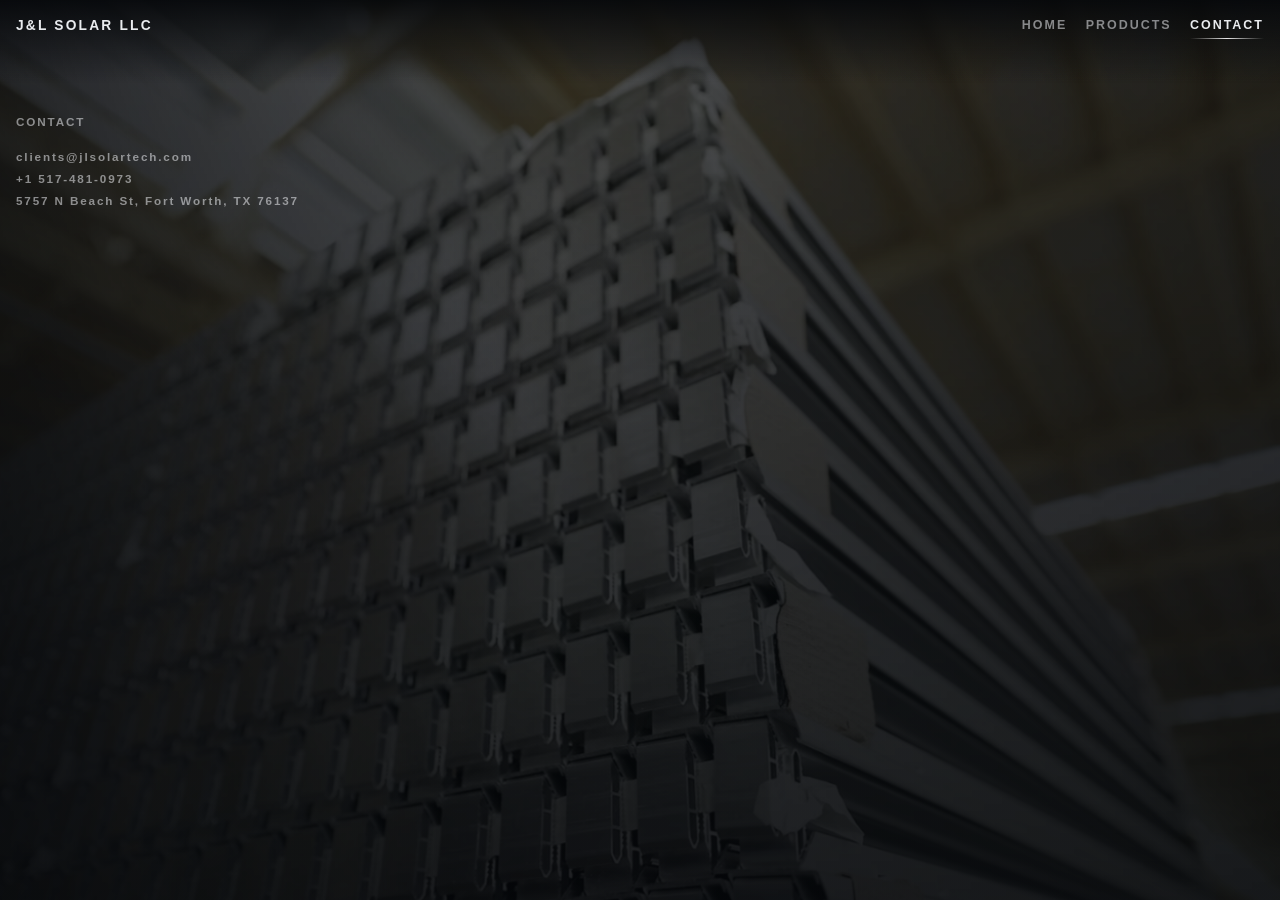
<file: docs/contact.html>
<!DOCTYPE html>
<html lang="en">
<head>
  <meta charset="UTF-8">
  <meta name="robots" content="noindex">
  <meta http-equiv="refresh" content="0; url=contact/">
  <title>Redirecting…</title>
  <script>window.location.replace("contact/" + window.location.search + window.location.hash);</script>
</head>
<body>
  <a href="contact/">Continue to Contact</a>
</body>
</html>
</file>
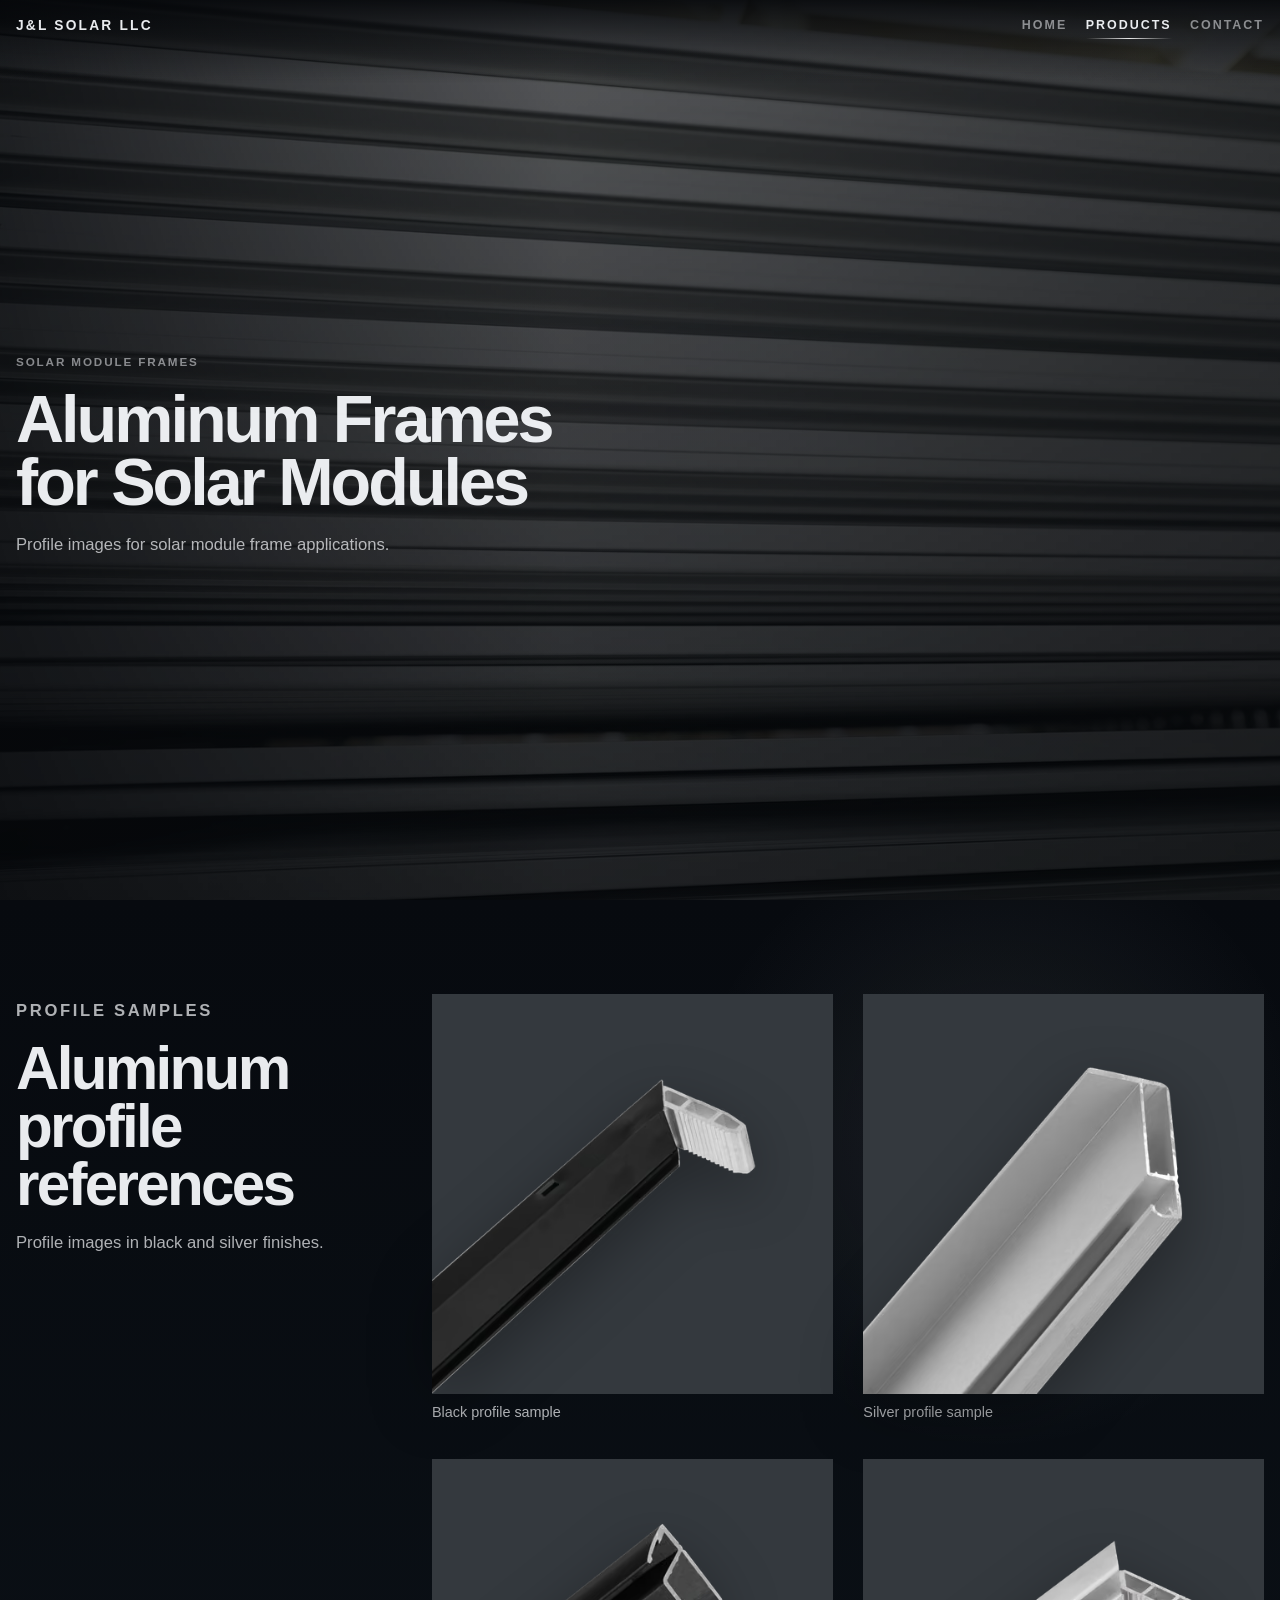
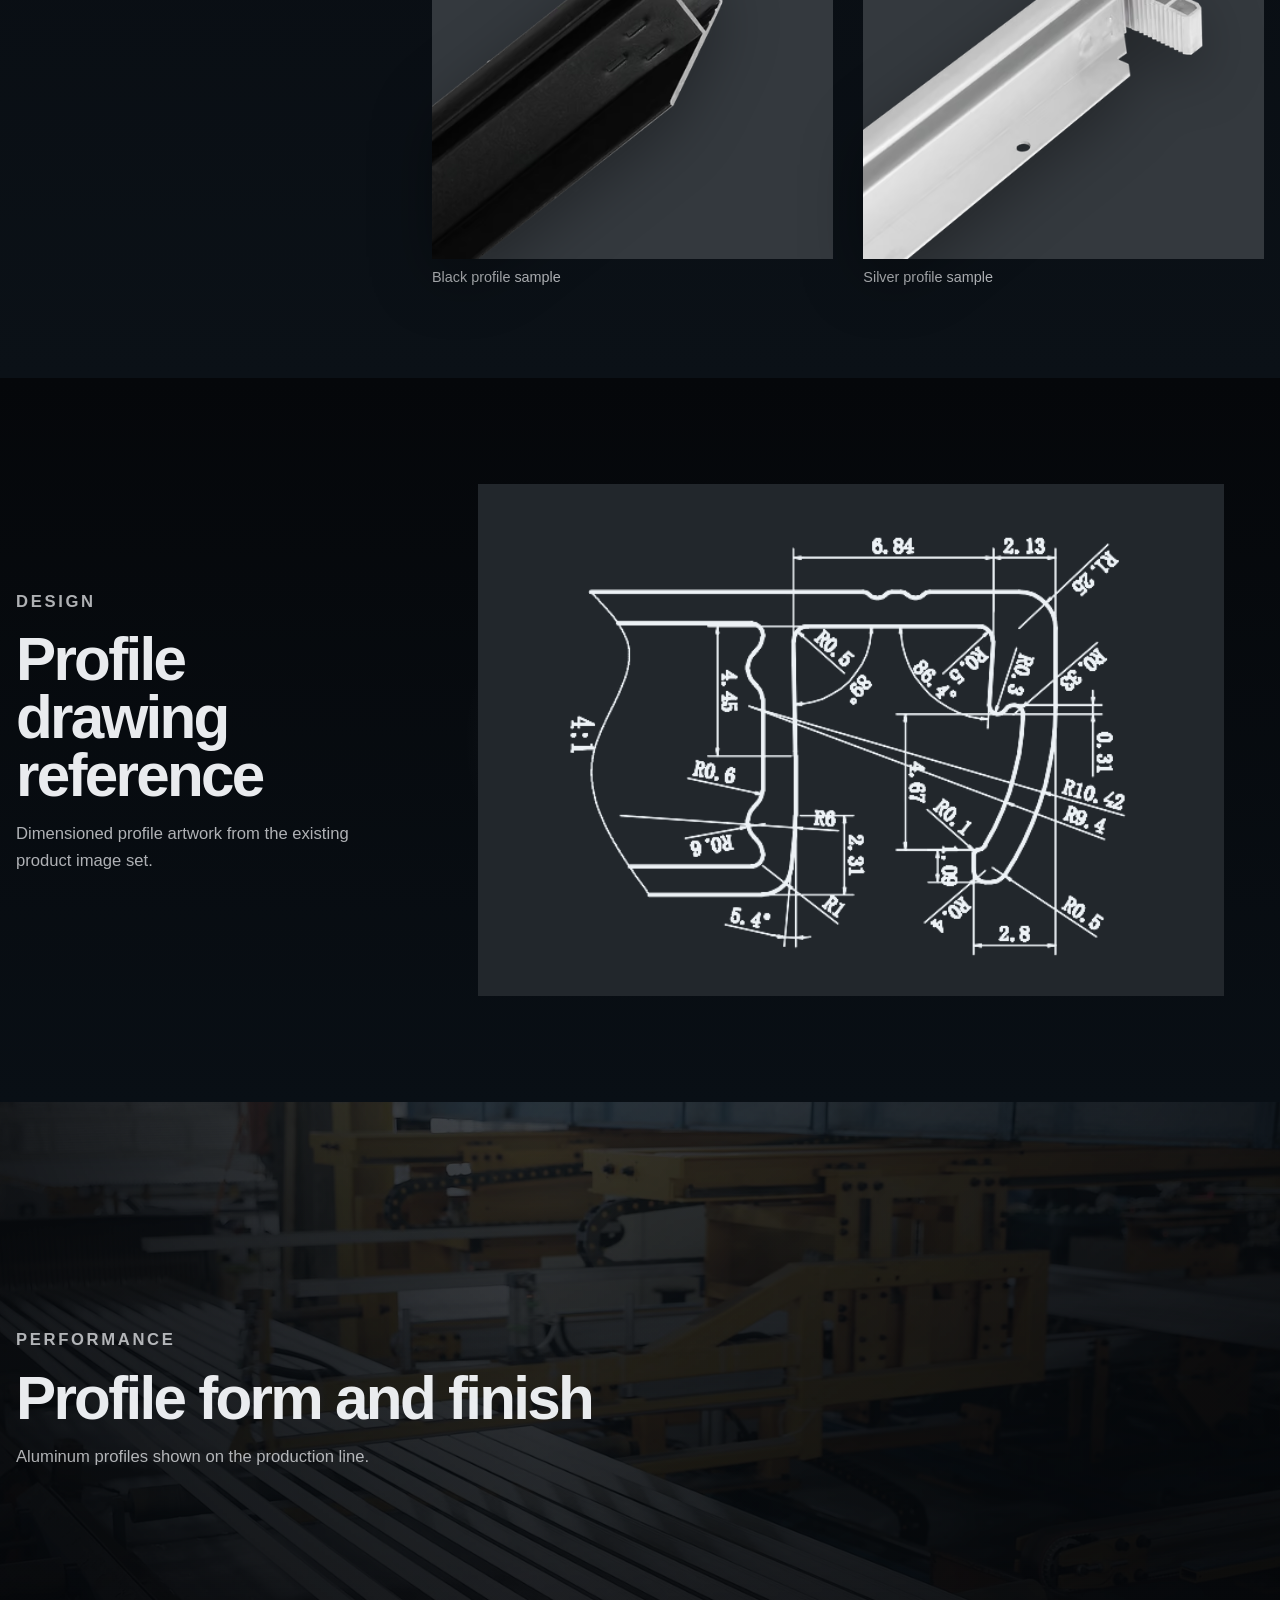
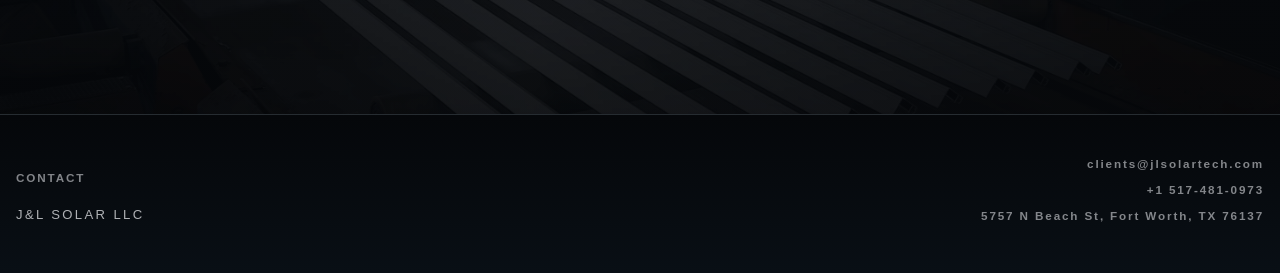
<file: docs/products.html>
<!DOCTYPE html>
<html lang="en">
<head>
  <meta charset="UTF-8">
  <meta name="robots" content="noindex">
  <meta http-equiv="refresh" content="0; url=products/">
  <title>Redirecting…</title>
  <script>window.location.replace("products/" + window.location.search + window.location.hash);</script>
</head>
<body>
  <a href="products/">Continue to Products</a>
</body>
</html>
</file>
<file: docs/styles.css>
:root {
  --bg: #05070a;
  --bg-elevated: #0a1016;
  --bg-soft: #0f1720;
  --paper: #f6f8fb;
  --text: rgba(246, 248, 251, 0.95);
  --muted: rgba(246, 248, 251, 0.7);
  --soft: rgba(246, 248, 251, 0.52);
  --line: rgba(246, 248, 251, 0.12);
  --line-strong: rgba(246, 248, 251, 0.22);
  --panel: rgba(10, 16, 24, 0.6);
  --panel-light: rgba(255, 255, 255, 0.06);
  --silver: #d8e1ea;
  --silver-deep: #9eaab8;
  --shadow: 0 35px 100px rgba(0, 0, 0, 0.45);
  --radius-lg: 2rem;
  --radius-md: 1.25rem;
  --radius-sm: 999px;
  --content-width: min(1280px, calc(100% - 2rem));
}

* {
  box-sizing: border-box;
}

html {
  scroll-behavior: smooth;
  background: var(--bg);
}

body {
  margin: 0;
  min-width: 320px;
  color: var(--text);
  font-family: "Avenir Next", "Segoe UI", "Trebuchet MS", sans-serif;
  background:
    radial-gradient(circle at top left, rgba(167, 183, 198, 0.18), transparent 28%),
    radial-gradient(circle at bottom right, rgba(255, 255, 255, 0.08), transparent 24%),
    linear-gradient(180deg, #05070a 0%, #080b11 35%, #05070a 100%);
}

body::before {
  content: "";
  position: fixed;
  inset: 0;
  pointer-events: none;
  background:
    linear-gradient(90deg, rgba(255, 255, 255, 0.03) 1px, transparent 1px),
    linear-gradient(180deg, rgba(255, 255, 255, 0.025) 1px, transparent 1px);
  background-size: 120px 120px;
  mask-image: linear-gradient(180deg, rgba(0, 0, 0, 0.45), transparent 85%);
}

img {
  display: block;
  max-width: 100%;
  height: auto;
}

/* <picture> wrappers must not change the existing image layout rules. */
picture {
  display: contents;
}

.visually-hidden {
  position: absolute !important;
  width: 1px;
  height: 1px;
  margin: -1px;
  padding: 0;
  overflow: hidden;
  clip: rect(0 0 0 0);
  white-space: nowrap;
  border: 0;
}

a {
  color: inherit;
  text-decoration: none;
}

button {
  font: inherit;
}

.site-header {
  position: fixed;
  top: 0;
  left: 0;
  right: 0;
  z-index: 50;
  pointer-events: none;
}

.header-inner {
  width: var(--content-width);
  margin: 0 auto;
  display: flex;
  justify-content: space-between;
  align-items: center;
  gap: 1rem;
  padding: 1.1rem 0;
  pointer-events: auto;
}

.header-inner::before {
  content: "";
  position: absolute;
  inset: 0 0 auto;
  height: 5.2rem;
  background: linear-gradient(180deg, rgba(5, 7, 10, 0.9), rgba(5, 7, 10, 0));
  z-index: -1;
}

.brand,
.site-nav a,
.eyebrow,
.gallery-status,
.gallery-button,
.hero-band span,
.story-list,
.performance-list,
.contact-link-stack a {
  letter-spacing: 0.16em;
  text-transform: uppercase;
}

.brand {
  font-size: 0.86rem;
  font-weight: 600;
}

.site-nav {
  display: flex;
  gap: 1.15rem;
  align-items: center;
}

.site-nav a {
  position: relative;
  color: var(--soft);
  font-size: 0.78rem;
  font-weight: 600;
}

.site-nav a::after {
  content: "";
  position: absolute;
  left: 0;
  right: 0;
  bottom: -0.45rem;
  height: 1px;
  background: linear-gradient(90deg, transparent, rgba(255, 255, 255, 0.9), transparent);
  transform: scaleX(0);
  transform-origin: center;
  transition: transform 0.3s ease;
}

.site-nav a:hover,
.site-nav a:focus-visible,
.site-nav a.nav-current {
  color: var(--text);
  outline: none;
}

.site-nav a:hover::after,
.site-nav a:focus-visible::after,
.site-nav a.nav-current::after {
  transform: scaleX(1);
}

.site-main {
  overflow-x: clip;
}

.scene,
.site-footer {
  position: relative;
}

.scene {
  display: flex;
  align-items: center;
  min-height: 100svh;
  padding: clamp(5.75rem, 7vw, 7.25rem) 0 clamp(3rem, 5vw, 4rem);
  overflow: clip;
}

.hero-scene {
  background:
    radial-gradient(circle at 78% 26%, rgba(255, 255, 255, 0.1), transparent 26%),
    linear-gradient(180deg, #05070a 0%, #0a1016 58%, #06090d 100%);
  align-items: flex-end;
}

.scene-inner,
.footer-inner {
  width: var(--content-width);
  margin: 0 auto;
  position: relative;
  z-index: 2;
}

.scene-glow,
.scene-scrim,
.photo-fill,
.hero-aura {
  position: absolute;
  pointer-events: none;
}

.scene-glow {
  border-radius: 50%;
  filter: blur(80px);
  opacity: 0.35;
}

.glow-left {
  width: 32rem;
  height: 32rem;
  top: 8rem;
  left: -10rem;
  background: radial-gradient(circle, rgba(174, 194, 211, 0.42), transparent 68%);
}

.glow-right {
  width: 28rem;
  height: 28rem;
  right: -8rem;
  bottom: 6rem;
  background: radial-gradient(circle, rgba(255, 255, 255, 0.16), transparent 70%);
}

.scene-scrim {
  inset: 0;
}

.scene-scrim-dark {
  background: linear-gradient(90deg, rgba(5, 7, 10, 0.9), rgba(5, 7, 10, 0.45) 45%, rgba(5, 7, 10, 0.76));
}

.scene-scrim-soft {
  background: linear-gradient(90deg, rgba(5, 7, 10, 0.7), rgba(5, 7, 10, 0.24) 50%, rgba(5, 7, 10, 0.74));
}

.hero-scrim {
  inset: 0;
  background:
    linear-gradient(90deg, rgba(5, 7, 10, 0.86), rgba(5, 7, 10, 0.5) 46%, rgba(5, 7, 10, 0.28) 72%, rgba(5, 7, 10, 0.72)),
    linear-gradient(180deg, rgba(5, 7, 10, 0.28), rgba(5, 7, 10, 0.62));
}

.photo-fill {
  inset: -6%;
  overflow: hidden;
  background-color: #0a1016;
  transform: translate3d(0, var(--parallax-y, 0), 0) scale(var(--parallax-scale, 1.06));
}

.photo-fill img {
  width: 100%;
  height: 100%;
  max-width: none;
  object-fit: cover;
  object-position: center;
}

.photo-fill::after {
  content: "";
  position: absolute;
  inset: 0;
  background: linear-gradient(180deg, rgba(255, 255, 255, 0.06), rgba(5, 7, 10, 0.18));
}

.hero-photo-fill {
  inset: -2%;
  background-position: center center;
  filter: saturate(0.88) contrast(1.04) brightness(0.92);
}

.performance-photo-fill {
  inset: -3%;
  background-position: center center;
  filter: saturate(0.9) contrast(1.04) brightness(0.8);
}

.parallax-target {
  transform: translate3d(0, var(--parallax-y, 0), 0) scale(var(--parallax-scale, 1));
}

.parallax-on .parallax-target {
  will-change: transform;
}

.eyebrow {
  margin: 0 0 1rem;
  color: var(--soft);
  font-size: 0.73rem;
  font-weight: 600;
}

h1,
h2 {
  margin: 0;
  font-weight: 600;
  line-height: 0.96;
  letter-spacing: -0.045em;
  text-wrap: balance;
}

h1 {
  font-size: clamp(2.8rem, 5.8vw, 5.5rem);
}

h2 {
  font-size: clamp(2.4rem, 4.7vw, 4.7rem);
}

p,
li,
span {
  line-height: 1.6;
}

.scene-subtitle,
.feature-copy p,
.story-card p,
.footer-copy,
.gallery-description,
.contact-card p {
  color: var(--muted);
  font-size: clamp(1rem, 1.3vw, 1.16rem);
}

.hero-layout,
.split-layout,
.performance-layout,
.design-layout,
.gallery-layout,
.product-hero-layout,
.stage-grid,
.contact-hero-layout,
.contact-grid,
.footer-inner {
  display: grid;
  gap: clamp(1.5rem, 3vw, 3rem);
}

.hero-layout,
.product-hero-layout,
.performance-layout {
  grid-template-columns: minmax(0, 0.95fr) minmax(0, 1.05fr);
  align-items: center;
}

.hero-layout {
  grid-template-columns: minmax(0, 1fr);
  align-items: end;
  min-height: clamp(34rem, 84vh, 52rem);
}

.hero-copy,
.feature-copy,
.gallery-copy,
.contact-card {
  max-width: 38rem;
}

.hero-copy {
  max-width: 46rem;
  padding: clamp(1.4rem, 2.6vw, 2.2rem) 0;
}

.hero-copy h1 {
  font-size: clamp(2.8rem, 5.8vw, 5.5rem);
}

.hero-copy .scene-subtitle {
  max-width: 38rem;
  font-size: clamp(1rem, 1.3vw, 1.16rem);
}

.hero-band {
  display: flex;
  flex-wrap: wrap;
  gap: 0.65rem;
  margin-top: 1.8rem;
}

.hero-band span,
.story-list li,
.performance-list li,
.gallery-note,
.design-card p,
figcaption,
.stage-card span {
  color: var(--soft);
  font-size: 0.76rem;
}

.hero-band span {
  padding: 0.62rem 0.92rem;
  border: 1px solid var(--line);
  border-radius: var(--radius-sm);
  background: rgba(255, 255, 255, 0.08);
  backdrop-filter: blur(14px);
}

.product-hero-visual,
.performance-visual {
  position: relative;
  min-height: clamp(32rem, 72vh, 48rem);
}

.product-hero-piece,
.performance-piece {
  position: absolute;
}
.product-hero-piece img,
.performance-piece img {
  width: 100%;
  height: 100%;
  object-fit: contain;
  filter: drop-shadow(0 28px 60px rgba(0, 0, 0, 0.55));
}

.story-layout {
  display: flex;
  width: 100%;
}

.scene-story-end .story-layout {
  justify-content: flex-end;
}

.scene-story-start .story-layout {
  justify-content: flex-start;
}

.story-card,
.contact-card,
.detail-card {
  width: min(100%, 34rem);
  padding: clamp(1.35rem, 2.4vw, 2rem);
  border: 1px solid var(--line);
  border-radius: var(--radius-lg);
  background: linear-gradient(180deg, rgba(7, 12, 18, 0.76), rgba(7, 12, 18, 0.56));
  box-shadow: var(--shadow);
  backdrop-filter: blur(22px);
}

.manufacturing-copy {
  width: min(100%, 44rem);
}

.manufacturing-copy h2 {
  font-size: clamp(1.85rem, 3.2vw, 3rem);
  line-height: 1;
  letter-spacing: -0.03em;
}

.manufacturing-line {
  display: block;
}

.manufacturing-line + .manufacturing-line {
  margin-top: 0.35rem;
}

.manufacturing-mark {
  display: inline-block;
  margin-right: 0.08em;
  font-size: 1.9em;
  line-height: 0.78;
  letter-spacing: -0.05em;
}

.metric-grid {
  display: grid;
  grid-template-columns: repeat(2, minmax(0, 1fr));
  gap: 0.85rem;
  margin-top: 1.5rem;
}

.metric-grid div,
.detail-card {
  padding: 1rem;
  border-radius: 1.25rem;
  background: rgba(255, 255, 255, 0.05);
  border: 1px solid rgba(255, 255, 255, 0.07);
}

.metric-grid strong {
  display: block;
  color: var(--paper);
  font-size: 1.7rem;
  line-height: 1;
  margin-bottom: 0.35rem;
}

.metric-grid span {
  color: var(--soft);
  font-size: 0.82rem;
  text-transform: uppercase;
  letter-spacing: 0.14em;
}

.story-list,
.performance-list {
  display: flex;
  flex-wrap: wrap;
  gap: 0.7rem;
  margin: 1.4rem 0 0;
  padding: 0;
  list-style: none;
}

.story-list li,
.performance-list li {
  padding: 0.7rem 0.95rem;
  border-radius: var(--radius-sm);
  border: 1px solid var(--line);
  background: rgba(255, 255, 255, 0.04);
}

.gallery-scene {
  background:
    radial-gradient(circle at 72% 48%, rgba(188, 200, 214, 0.16), transparent 24%),
    linear-gradient(180deg, #06090d 0%, #0a0f15 100%);
}

.gallery-layout {
  grid-template-columns: minmax(18rem, 25rem) minmax(0, 1fr);
  align-items: center;
}

.gallery-status {
  display: flex;
  align-items: center;
  gap: 0.55rem;
  margin: 1.5rem 0 1rem;
  color: var(--paper);
  font-size: 0.88rem;
  font-weight: 600;
}

.gallery-controls {
  display: flex;
  gap: 0.75rem;
}

.gallery-button {
  padding: 0.75rem 1.15rem;
  border: 1px solid var(--line-strong);
  border-radius: var(--radius-sm);
  background: rgba(255, 255, 255, 0.04);
  color: var(--paper);
  cursor: pointer;
  transition: background 0.3s ease, border-color 0.3s ease, transform 0.3s ease;
}

.gallery-button:hover,
.gallery-button:focus-visible {
  background: rgba(255, 255, 255, 0.09);
  border-color: rgba(255, 255, 255, 0.3);
  transform: translateY(-2px);
  outline: none;
}

.gallery-note {
  margin-top: 0.95rem;
  color: var(--soft);
}

.gallery-stage {
  position: relative;
  min-height: clamp(30rem, 72vh, 46rem);
  border-radius: 0;
  background: none;
  overflow: visible;
  touch-action: pan-y;
}

.gallery-stage:focus {
  outline: none;
}

.gallery-stage:focus-visible {
  outline: 1px solid rgba(255, 255, 255, 0.45);
  outline-offset: 0.75rem;
  border-radius: 1rem;
}

html:not(.js-ready) .gallery-controls,
html:not(.js-ready) .gallery-note {
  visibility: hidden;
}

.gallery-stage::before {
  content: "";
  position: absolute;
  inset: auto 8% 6% 8%;
  height: 6rem;
  border-radius: 50%;
  background: radial-gradient(circle, rgba(255, 255, 255, 0.15), transparent 70%);
  filter: blur(24px);
}

.gallery-slide {
  position: absolute;
  inset: 0;
  display: grid;
  place-items: center;
  opacity: 0;
  visibility: hidden;
  transform: translateY(18px);
  transition: opacity 0.7s ease, transform 0.7s ease, visibility 0.7s ease;
}

.gallery-slide.is-active {
  opacity: 1;
  visibility: visible;
  transform: translateY(0);
}

.gallery-media {
  width: 100%;
  height: 100%;
  display: grid;
  place-items: center;
  padding: 2.5rem 0 4rem;
}

.gallery-media img {
  width: min(72%, 34rem);
  max-height: 100%;
  object-fit: contain;
  filter: drop-shadow(0 30px 60px rgba(0, 0, 0, 0.5));
  transition: transform 0.7s ease;
}

.gallery-stage:hover .gallery-slide.is-active img,
.gallery-stage:focus-within .gallery-slide.is-active img {
  transform: scale(1.06);
}

.feature-scene,
.showcase-scene,
.technology-stage-scene,
.contact-details-scene {
  background: linear-gradient(180deg, #06090d 0%, #0a0f15 100%);
}

.feature-silver {
  background:
    radial-gradient(circle at top right, rgba(207, 217, 227, 0.12), transparent 28%),
    linear-gradient(180deg, #070a0f 0%, #0b1219 100%);
}

.feature-dark {
  background:
    radial-gradient(circle at left center, rgba(255, 255, 255, 0.06), transparent 22%),
    linear-gradient(180deg, #05070a 0%, #090d13 100%);
}

.split-layout,
.stage-grid,
.design-layout,
.contact-grid {
  grid-template-columns: repeat(2, minmax(0, 1fr));
  align-items: center;
}

.feature-scene .split-layout {
  grid-template-columns: minmax(0, 0.72fr) minmax(0, 1.28fr);
}

.split-layout-reverse > :first-child {
  order: 2;
}

.split-layout-reverse > :last-child {
  order: 1;
}

.media-shell,
.stage-card,
.design-card,
.detail-card {
  position: relative;
  overflow: hidden;
}

.media-shell,
.stage-card {
  overflow: visible;
}

.media-shell,
.stage-card,
.design-frame {
  border-radius: 0;
  background: none;
  border: none;
  box-shadow: none;
}

.media-shell {
  min-height: clamp(22rem, 58vh, 40rem);
  display: grid;
  place-items: center;
  padding: 0;
}

.feature-media-shell {
  min-height: clamp(28rem, 72vh, 50rem);
  padding: clamp(0.75rem, 2vw, 1.4rem);
}

.homepage-feature-shell {
  min-height: clamp(30rem, 74vh, 52rem);
  padding: 0;
  display: grid;
  place-items: center;
}

.homepage-feature-shell .homepage-feature-image {
  width: min(100%, 54rem);
  height: auto;
  max-height: 88%;
  object-fit: contain;
  object-position: center center;
  margin: 0 auto;
  transform: scale(1.14);
  transform-origin: center center;
}

.hover-media {
  width: 100%;
  height: 100%;
  object-fit: contain;
  filter: drop-shadow(0 28px 56px rgba(0, 0, 0, 0.42));
  transition: transform 0.7s ease;
}

.hover-shell:hover .hover-media,
.hover-shell:focus-within .hover-media {
  transform: scale(1.06);
}

.feature-media-shell:hover .hover-media,
.feature-media-shell:focus-within .hover-media {
  transform: scale(1.12);
}

.homepage-feature-shell:hover .homepage-feature-image,
.homepage-feature-shell:focus-within .homepage-feature-image {
  transform: scale(1.18);
}

.feature-media-tooling-shell {
  min-height: clamp(36rem, 82vh, 60rem);
  overflow: visible;
}

.feature-media-tooling-shell .feature-media-tooling-image {
  width: min(108%, 60rem);
  max-height: 98%;
  transform: translateX(0) scale(1.26);
}

.feature-media-tooling-shell:hover .feature-media-tooling-image,
.feature-media-tooling-shell:focus-within .feature-media-tooling-image {
  transform: translateX(0) scale(1.32);
}

.feature-copy-surface {
  margin-left: clamp(1rem, 3vw, 3rem);
}

.feature-media-surface-shell {
  min-height: clamp(34rem, 78vh, 56rem);
  overflow: hidden;
}

.feature-media-surface-shell .feature-media-surface-image {
  width: min(118%, 64rem);
  max-height: 94%;
  transform: translateX(-3%) scale(1.42);
}

.feature-media-surface-shell:hover .feature-media-surface-image,
.feature-media-surface-shell:focus-within .feature-media-surface-image {
  transform: translateX(-3%) scale(1.48);
}

.design-scene {
  background:
    radial-gradient(circle at center, rgba(210, 220, 230, 0.12), transparent 24%),
    linear-gradient(180deg, #05070a 0%, #090f15 100%);
}

.design-layout {
  grid-template-columns: minmax(18rem, 24rem) minmax(0, 1fr);
  align-items: center;
}

.product-design-layout {
  grid-template-columns: minmax(18rem, 24rem) minmax(0, 1fr);
}

.product-design-single-media {
  min-height: clamp(28rem, 60vh, 40rem);
  padding: 0;
  overflow: visible;
}

.product-design-single-image {
  width: min(100%, 48rem);
  height: auto;
  max-height: 100%;
  object-fit: contain;
  filter: drop-shadow(0 24px 42px rgba(0, 0, 0, 0.34));
  transform: scale(1.08);
}

.product-design-single-media:hover .product-design-single-image,
.product-design-single-media:focus-within .product-design-single-image {
  transform: scale(1.12);
}

.design-single-layout {
  grid-template-columns: minmax(18rem, 24rem) minmax(0, 1fr);
  gap: clamp(1.5rem, 3vw, 3rem);
  align-items: center;
}

.design-copy {
  position: relative;
  z-index: 3;
  max-width: 32rem;
}

.design-single-media {
  width: 100%;
  min-height: clamp(20rem, 38vh, 26rem);
  padding: 0;
  overflow: hidden;
  margin-left: 0;
  margin-top: 0;
  place-items: center;
  align-content: center;
  z-index: 1;
}

.design-single-media .design-emphasis-image {
  width: min(100%, 100%);
  max-width: min(100%, 44rem);
  height: auto;
  max-height: 100%;
  object-fit: contain;
  transform: scale(1);
  transform-origin: center center;
}

.design-single-media:hover .design-emphasis-image,
.design-single-media:focus-within .design-emphasis-image {
  transform: scale(1.03);
}

.design-cluster {
  position: relative;
  min-height: clamp(30rem, 74vh, 48rem);
}

.design-card {
  position: absolute;
  width: clamp(13rem, 28vw, 21rem);
  padding: 0;
  border-radius: 0;
  background: none;
  border: none;
  backdrop-filter: none;
  box-shadow: none;
  overflow: visible;
}

.design-card p,
figcaption,
.stage-card strong,
.detail-card h2 {
  margin: 0;
}

.design-card-a {
  top: 2%;
  left: 8%;
}

.design-card-a .design-frame img {
  width: 96%;
}

.design-card-b {
  top: 24%;
  right: 4%;
}

.design-card-c {
  bottom: 0;
  left: 24%;
  width: clamp(18rem, 42vw, 34rem);
}

.design-card-c .design-frame img {
  width: 112%;
}

.design-frame {
  min-height: 16rem;
  display: grid;
  place-items: center;
  padding: 0;
}

.design-frame img {
  width: 82%;
  max-height: 100%;
  object-fit: contain;
  filter: drop-shadow(0 24px 48px rgba(0, 0, 0, 0.4));
}

.design-card p {
  margin-top: 0.8rem;
}

.performance-visual {
  isolation: isolate;
}

.performance-scene {
  background: linear-gradient(180deg, #05070a 0%, #090f15 100%);
}

.product-performance-scene {
  background:
    radial-gradient(circle at 72% 24%, rgba(114, 153, 181, 0.16), transparent 22%),
    linear-gradient(180deg, #05070a 0%, #090f15 100%);
}

.product-performance-photo {
  inset: -2%;
  background-position: center center;
  filter: saturate(0.9) contrast(1.06) brightness(0.72);
}

.product-performance-scrim {
  inset: 0;
  background:
    linear-gradient(90deg, rgba(5, 7, 10, 0.86), rgba(5, 7, 10, 0.58) 42%, rgba(5, 7, 10, 0.82)),
    linear-gradient(180deg, rgba(37, 74, 101, 0.16), rgba(5, 7, 10, 0.74));
}

.performance-scrim {
  inset: 0;
  background:
    linear-gradient(90deg, rgba(5, 7, 10, 0.84), rgba(5, 7, 10, 0.56) 44%, rgba(5, 7, 10, 0.3) 68%, rgba(5, 7, 10, 0.78)),
    linear-gradient(180deg, rgba(5, 7, 10, 0.18), rgba(5, 7, 10, 0.68));
}

.performance-single-layout {
  grid-template-columns: minmax(0, 1fr);
}

.performance-single-layout .feature-copy {
  max-width: 46rem;
  position: relative;
  z-index: 2;
}

.performance-piece {
  bottom: 0;
  width: clamp(7rem, 17vw, 12rem);
}

.performance-piece-back {
  left: 10%;
  height: 74%;
  opacity: 0.85;
}

.performance-piece-center {
  left: 34%;
  height: 94%;
  z-index: 2;
}

.performance-piece-front {
  right: 12%;
  height: 82%;
  opacity: 0.88;
}

.product-hero-scene {
  background:
    radial-gradient(circle at 72% 40%, rgba(201, 214, 227, 0.16), transparent 26%),
    linear-gradient(180deg, #05070a 0%, #090d13 100%);
  align-items: center;
}

.product-hero-photo {
  inset: -2%;
  background-position: center center;
  filter: saturate(0.9) contrast(1.02) brightness(0.84);
}

.product-hero-scrim {
  inset: 0;
  background:
    linear-gradient(90deg, rgba(5, 7, 10, 0.84), rgba(5, 7, 10, 0.52) 44%, rgba(5, 7, 10, 0.68)),
    linear-gradient(180deg, rgba(5, 7, 10, 0.14), rgba(5, 7, 10, 0.66));
}

.product-hero-layout {
  grid-template-columns: minmax(0, 1fr);
  align-items: center;
  min-height: 78vh;
}

.product-hero-layout .hero-copy {
  position: relative;
  z-index: 2;
  max-width: 46rem;
}

.product-hero-piece-a {
  left: 28%;
  top: 6%;
  width: clamp(7rem, 16vw, 11rem);
  height: 88%;
}

.product-hero-piece-b {
  left: 9%;
  bottom: 0;
  width: clamp(6rem, 13vw, 9rem);
  height: 78%;
  opacity: 0.8;
}

.product-hero-piece-c {
  right: 6%;
  top: 16%;
  width: clamp(15rem, 34vw, 27rem);
  height: 58%;
}

.stage-grid {
  grid-template-columns: minmax(18rem, 24rem) minmax(0, 1fr);
}

.stage-cards {
  display: grid;
  grid-template-columns: repeat(2, minmax(0, 1fr));
  gap: 1rem;
}

.stage-card {
  min-height: 19rem;
  padding: 0.25rem 0;
  display: grid;
  grid-template-rows: minmax(11rem, 1fr) auto;
  gap: 0.9rem;
}

.stage-card img {
  width: 100%;
  height: 100%;
  object-fit: contain;
}

.stage-card strong {
  display: block;
  font-size: 1.05rem;
  font-weight: 600;
}

.contact-hero-scene {
  align-items: flex-end;
}

.contact-simple-scene {
  align-items: center;
  min-height: 100svh;
  background: linear-gradient(180deg, #05070a 0%, #090f15 100%);
}

.contact-simple-photo {
  inset: -2%;
  background-position: center center;
  filter: saturate(0.88) contrast(1.02) brightness(0.82);
}

.contact-simple-scrim {
  inset: 0;
  background:
    linear-gradient(90deg, rgba(5, 7, 10, 0.8), rgba(5, 7, 10, 0.52) 42%, rgba(5, 7, 10, 0.68)),
    linear-gradient(180deg, rgba(5, 7, 10, 0.18), rgba(5, 7, 10, 0.68));
}

.contact-simple-layout {
  grid-template-columns: minmax(0, 1fr);
  align-items: center;
  min-height: 78vh;
}

.contact-simple-copy {
  position: relative;
  z-index: 2;
  width: min(100%, 34rem);
}

.contact-simple-actions {
  display: grid;
  gap: 0.3rem;
  margin-top: 0.4rem;
}

.contact-simple-link {
  display: inline-block;
  padding: 0;
  border: none;
  background: none;
  color: var(--soft);
  font-size: 0.73rem;
  font-weight: 600;
  line-height: 1.5;
  letter-spacing: 0.16em;
  text-transform: none;
  transition: color 0.3s ease, transform 0.3s ease;
}

.contact-simple-link:hover,
.contact-simple-link:focus-visible {
  color: var(--silver);
  transform: translateY(-1px);
  outline: none;
}

.contact-hero-layout {
  min-height: 70vh;
  align-items: end;
}

.contact-link-stack {
  display: grid;
  gap: 0.45rem;
  margin-top: 1.6rem;
}

.contact-link-stack a,
.footer-links a {
  font-size: clamp(1rem, 1.35vw, 1.18rem);
  line-height: 1.35;
  letter-spacing: 0;
  text-transform: none;
}

.contact-grid {
  grid-template-columns: repeat(3, minmax(0, 1fr));
  align-items: stretch;
}

.detail-card {
  min-height: 18rem;
  width: 100%;
}

.detail-card h2 {
  margin-bottom: 1rem;
  font-size: clamp(1.8rem, 3vw, 2.6rem);
}

.site-footer {
  padding: 2.5rem 0 3rem;
  border-top: 1px solid var(--line);
  background: linear-gradient(180deg, #05070a 0%, #090f15 100%);
}

.footer-inner {
  grid-template-columns: minmax(0, 1fr) auto;
  align-items: end;
}

.footer-links {
  display: grid;
  gap: 0.55rem;
  justify-items: end;
}

.footer-links-home a {
  color: var(--soft);
  font-size: 0.73rem;
  font-weight: 600;
  line-height: 1.5;
  letter-spacing: 0.16em;
}

.footer-brandline {
  margin: 0;
  color: var(--muted);
  font-size: clamp(0.82rem, 1vw, 0.92rem);
  font-weight: 500;
  letter-spacing: 0.18em;
  text-transform: uppercase;
}

.footer-links a:hover,
.footer-links a:focus-visible,
.contact-link-stack a:hover,
.contact-link-stack a:focus-visible {
  color: var(--silver);
  outline: none;
}

.reveal {
  transition: opacity 0.8s ease, transform 0.8s cubic-bezier(0.2, 0.7, 0.2, 1);
}

.js .reveal {
  opacity: 0;
  transform: translateY(28px);
}

.js .reveal.is-visible {
  opacity: 1;
  transform: translateY(0);
}

/* Failsafe: if the main script never finishes initialising, reveal content anyway. */
.js:not(.js-ready) .reveal {
  animation: reveal-failsafe 0.6s ease 3.5s forwards;
}

@keyframes reveal-failsafe {
  to {
    opacity: 1;
    transform: none;
  }
}

/* Process: static two-column fallback (no JS, tablets, reduced motion). */
.process-scene {
  display: block;
}

.process-layout {
  display: grid;
  grid-template-columns: minmax(0, 0.72fr) minmax(0, 1.28fr);
  column-gap: clamp(1.5rem, 3vw, 3rem);
  row-gap: clamp(2rem, 6vw, 5rem);
  align-items: center;
}

.process-index span {
  display: inline-block;
  margin-right: 0.7em;
  color: var(--paper);
}

.process-meter {
  display: none;
}

/* Process: desktop sticky enhancement, enabled by script.js only. */
@media (min-width: 1081px) and (min-height: 640px) {
  .process-scene.is-enhanced {
    --process-media-h: min(74vh, 46rem);
    --process-step-h: 54vh;
    padding: calc((100vh - var(--process-step-h)) / 2) 0;
  }

  .process-scene.is-enhanced .process-layout {
    align-items: start;
    row-gap: 0;
  }

  .process-scene.is-enhanced .process-step {
    grid-column: 1;
    min-height: var(--process-step-h);
    display: flex;
    flex-direction: column;
    justify-content: center;
    opacity: 0.3;
    transform: translate3d(0, 1.25rem, 0);
    transition: opacity 0.5s ease, transform 0.6s cubic-bezier(0.2, 0.7, 0.2, 1);
  }

  .process-scene.is-enhanced .process-step:nth-of-type(1) { grid-row: 1; }
  .process-scene.is-enhanced .process-step:nth-of-type(2) { grid-row: 2; }
  .process-scene.is-enhanced .process-step:nth-of-type(3) { grid-row: 3; }
  .process-scene.is-enhanced .process-step:nth-of-type(4) { grid-row: 4; }

  .process-scene.is-enhanced .process-step h2 {
    font-size: clamp(2.1rem, 3.4vw, 3.6rem);
  }

  .process-scene.is-enhanced .process-step p:not(.eyebrow) {
    opacity: 0;
    transform: translate3d(0, 0.75rem, 0);
    transition: opacity 0.5s ease 0.08s, transform 0.6s cubic-bezier(0.2, 0.7, 0.2, 1) 0.08s;
  }

  .process-scene.is-enhanced .process-step.is-active {
    opacity: 1;
    transform: none;
  }

  .process-scene.is-enhanced .process-step.is-active p:not(.eyebrow) {
    opacity: 1;
    transform: none;
  }

  .process-scene.is-enhanced .process-media,
  .process-scene.is-enhanced .process-meter {
    grid-column: 2;
    grid-row: 1 / span 4;
    align-self: start;
    position: sticky;
    top: calc((100vh - var(--process-media-h)) / 2);
    height: var(--process-media-h);
    min-height: 0;
  }

  .process-scene.is-enhanced .process-media {
    opacity: 0;
    visibility: hidden;
    transition: opacity 0.6s ease, visibility 0s linear 0.6s;
  }

  .process-scene.is-enhanced .process-media.is-active {
    opacity: 1;
    visibility: visible;
    transition: opacity 0.6s ease, visibility 0s linear 0s;
  }

  .process-scene.is-enhanced .process-meter {
    grid-column: 1;
    justify-self: start;
    display: block;
    width: 1px;
    transform: translateX(-1.25rem);
    background: rgba(255, 255, 255, 0.08);
    z-index: 2;
    pointer-events: none;
  }

  .process-scene.is-enhanced .process-meter span {
    display: block;
    width: 1px;
    height: 100%;
    background: linear-gradient(180deg, rgba(255, 255, 255, 0.2), rgba(216, 225, 234, 0.9));
    transform: scaleY(0);
    transform-origin: center top;
  }
}

@media (max-width: 1080px) {
  .hero-layout,
  .product-hero-layout,
  .gallery-layout,
  .split-layout,
  .stage-grid,
  .design-layout,
  .performance-layout,
  .process-layout,
  .footer-inner {
    grid-template-columns: 1fr;
  }

  .hero-media,
  .product-hero-visual,
  .performance-visual,
  .design-cluster,
  .gallery-stage,
  .feature-media-shell {
    min-height: 28rem;
  }

  .stage-cards,
  .contact-grid {
    grid-template-columns: repeat(2, minmax(0, 1fr));
  }

  .footer-links {
    justify-items: start;
  }

  .design-single-layout {
    gap: 1.5rem;
  }

  .contact-simple-layout {
    min-height: 72vh;
  }

  .product-design-layout {
    grid-template-columns: 1fr;
  }

  .feature-copy-surface {
    margin-left: 0;
  }

  .feature-media-surface-shell {
    min-height: 30rem;
  }

  .design-single-media {
    min-height: 18rem;
  }

  .product-design-single-media {
    min-height: 20rem;
  }
}

@media (max-width: 760px) {
  :root {
    --content-width: min(100% - 1rem, 100%);
  }

  .header-inner {
    align-items: flex-start;
    flex-direction: column;
  }

  .site-nav {
    flex-wrap: wrap;
    gap: 0.8rem 1rem;
  }

  .scene {
    min-height: auto;
    padding-top: 6.5rem;
  }

  h1 {
    font-size: clamp(2.8rem, 13vw, 4.6rem);
  }

  h2 {
    font-size: clamp(2rem, 10vw, 3rem);
  }

  .hero-band,
  .story-list,
  .performance-list {
    gap: 0.55rem;
  }

  .metric-grid,
  .stage-cards,
  .contact-grid {
    grid-template-columns: 1fr;
  }

  .gallery-stage,
  .media-shell,
  .design-cluster,
  .performance-visual {
    min-height: 22rem;
  }

  .gallery-media {
    padding: 2rem 1rem 3rem;
  }

  .gallery-media img {
    width: min(84%, 19rem);
  }

  .contact-simple-copy {
    width: min(100%, 100%);
  }

  .contact-simple-actions {
    gap: 0.7rem;
  }

  .feature-media-surface-shell .feature-media-surface-image {
    width: min(112%, 42rem);
    transform: translateX(0) scale(1.28);
  }

  .feature-media-surface-shell:hover .feature-media-surface-image,
  .feature-media-surface-shell:focus-within .feature-media-surface-image {
    transform: translateX(0) scale(1.32);
  }

  .design-single-media .design-emphasis-image {
    max-width: 100%;
    transform: scale(1);
  }

  .design-single-media:hover .design-emphasis-image,
  .design-single-media:focus-within .design-emphasis-image {
    transform: scale(1.02);
  }

  .hero-primary {
    inset: 12% 2% 10% 28%;
  }

  .hero-secondary {
    width: min(34%, 10rem);
    left: 2%;
    top: 8%;
    bottom: auto;
  }

  .performance-piece-back {
    left: 0;
  }

  .performance-piece-center {
    left: 30%;
  }

  .performance-piece-front {
    right: 2%;
  }

  .design-card {
    position: relative;
    width: 100%;
    top: auto;
    left: auto;
    right: auto;
    bottom: auto;
    margin-bottom: 1rem;
  }

  .design-cluster {
    display: grid;
    min-height: auto;
  }

  .contact-link-stack a,
  .footer-links a {
    font-size: clamp(0.98rem, 4.8vw, 1.08rem);
  }

  .footer-links-home a {
    font-size: 0.73rem;
  }
}

@media (prefers-reduced-motion: reduce) {
  html {
    scroll-behavior: auto;
  }

  .parallax-target,
  .hover-media,
  .gallery-slide,
  .gallery-button,
  .reveal {
    transition: none !important;
    transform: none !important;
    animation: none !important;
  }

  .js .reveal {
    opacity: 1;
  }
}


/* Mobile compatibility */
@media (max-width: 760px) {
  html {
    overflow-x: hidden;
    -webkit-text-size-adjust: 100%;
  }
}

/* Products profile gallery */
.page-products .product-profile-scene {
  min-height: 100svh;
  background:
    radial-gradient(circle at 78% 22%, rgba(207, 217, 227, 0.09), transparent 24%),
    linear-gradient(180deg, #070a0f 0%, #0b1117 100%);
}

.page-products .product-profile-layout {
  grid-template-columns: minmax(18rem, 24rem) minmax(0, 1fr);
}

.page-products .product-profile-card {
  color: var(--text);
  text-decoration: none;
}

.page-products .product-profile-card:focus-visible {
  outline: 2px solid var(--silver);
  outline-offset: 4px;
}

.page-products .product-profile-card picture {
  display: grid;
  place-items: center;
  min-height: 11rem;
  background: #373c41;
}

.page-products .product-profile-card img {
  object-fit: contain;
}

.page-products .product-profile-card strong {
  color: var(--muted);
  transition: color 0.18s ease;
}

.page-products .product-profile-card:hover strong {
  color: var(--text);
}

@media (max-width: 1080px) {
  .page-products .product-profile-layout {
    grid-template-columns: minmax(0, 1fr);
  }
}

/* Product catalog page */
.page-products .products-main {
  overflow-x: clip;
  background: #080b0f;
}

.page-products .products-wrap {
  width: var(--content-width);
  max-width: 1280px;
  margin-inline: auto;
}

.page-products .products-intro {
  padding: clamp(7.25rem, 10vw, 9rem) 0 1.4rem;
}

.page-products .products-intro .eyebrow,
.page-products .products-sample-copy .eyebrow,
.page-products .products-details .eyebrow {
  color: var(--silver);
}

.page-products .products-intro h1 {
  max-width: 58rem;
  margin: 0;
  font-size: clamp(2.7rem, 5.5vw, 5rem);
  line-height: 1.04;
  letter-spacing: -0.045em;
}

.page-products .products-lead {
  max-width: 42rem;
  margin: 1rem 0 0;
  color: var(--muted);
  font-size: clamp(1rem, 1.5vw, 1.2rem);
  line-height: 1.65;
}

.page-products .products-showcase {
  padding: 0.5rem 0 clamp(3.5rem, 7vw, 6rem);
}

.page-products .products-showcase-grid {
  display: grid;
  grid-template-columns: minmax(0, 1.28fr) minmax(19rem, 0.72fr);
  gap: clamp(1.75rem, 4vw, 4.5rem);
  align-items: start;
}

.page-products .products-image-column {
  min-width: 0;
}

.page-products .products-main-image {
  position: relative;
  display: grid;
  place-items: center;
  min-height: 22rem;
  aspect-ratio: 1.34 / 1;
  overflow: hidden;
  background: #3b3f43;
  outline-offset: 4px;
}

.page-products .products-main-image picture {
  display: block;
  width: 100%;
  height: 100%;
}

.page-products .products-main-image img {
  width: 100%;
  height: 100%;
  object-fit: contain;
}

.page-products .products-enlarge-hint {
  position: absolute;
  right: 1rem;
  bottom: 1rem;
  padding: 0.55rem 0.75rem;
  color: #fff;
  background: rgba(5, 7, 10, 0.76);
  font-size: 0.78rem;
}

.page-products .products-image-note,
.page-products .products-catalog-note,
.page-products .products-lightbox-note {
  color: var(--soft);
  font-size: 0.84rem;
  line-height: 1.6;
}

.page-products .products-image-note {
  margin: 0.7rem 0 0;
}

.page-products .products-selection-column {
  display: grid;
  gap: clamp(1.5rem, 3vw, 2.5rem);
  padding-top: 0.1rem;
}

.page-products .products-picker[hidden],
.page-products .products-sample-button[hidden] {
  display: none;
}

.page-products.products-interactive .products-picker {
  display: grid;
  grid-template-columns: repeat(2, minmax(0, 1fr));
  gap: 0.6rem;
}

.page-products .products-sample-button {
  min-width: 0;
  padding: 0;
  border: 1px solid rgba(246, 248, 251, 0.16);
  color: var(--muted);
  background: transparent;
  text-align: left;
  cursor: pointer;
  transition: border-color 0.18s ease, color 0.18s ease;
}

.page-products .products-sample-button:hover,
.page-products .products-sample-button[aria-pressed="true"] {
  border-color: rgba(216, 225, 234, 0.82);
  color: var(--text);
}

.page-products .products-sample-button:focus-visible,
.page-products .products-main-image:focus-visible,
.page-products .products-lightbox-close:focus-visible,
.page-products .products-lightbox-control:focus-visible {
  outline: 2px solid var(--silver);
  outline-offset: 3px;
}

.page-products .products-sample-button img {
  width: 100%;
  aspect-ratio: 1.5 / 1;
  object-fit: contain;
  background: #3b3f43;
}

.page-products .products-sample-button span {
  display: block;
  padding: 0.55rem 0.6rem;
  font-size: 0.76rem;
  line-height: 1.35;
}

.page-products .products-sample-copy h2,
.page-products .products-details h2 {
  margin: 0;
  font-size: clamp(1.65rem, 3vw, 2.5rem);
  line-height: 1.15;
  letter-spacing: -0.025em;
}

.page-products .products-sample-copy > p:not(.eyebrow) {
  max-width: 34rem;
  margin: 0.9rem 0 0;
  color: var(--muted);
  line-height: 1.7;
}

.page-products .products-sample-copy .products-catalog-note {
  margin-top: 0.8rem;
}

.page-products .products-details {
  padding: clamp(2.5rem, 5vw, 4.5rem) 0;
  border-top: 1px solid var(--line);
  border-bottom: 1px solid var(--line);
  background: #0b0f14;
}

.page-products .products-details-grid {
  display: grid;
  grid-template-columns: minmax(0, 0.8fr) minmax(0, 1fr);
  gap: clamp(1.5rem, 5vw, 5rem);
  align-items: start;
}

.page-products .products-details-copy p {
  max-width: 45rem;
  margin: 0;
  color: var(--muted);
  line-height: 1.75;
}

.page-products .products-details-copy .products-process-label {
  margin-top: 1.25rem;
  color: var(--text);
}

.page-products .products-process-label span {
  display: block;
  margin-bottom: 0.45rem;
  color: var(--soft);
  font-size: 0.8rem;
}

.page-products .products-process-label i {
  padding-inline: 0.3rem;
  color: var(--silver-deep);
  font-style: normal;
}

.page-products .products-lightbox {
  width: min(96vw, 78rem);
  max-width: none;
  max-height: 94vh;
  padding: clamp(0.75rem, 2vw, 1.5rem);
  border: 1px solid rgba(246, 248, 251, 0.24);
  color: var(--text);
  background: #22272c;
}

.page-products .products-lightbox::backdrop {
  background: rgba(0, 0, 0, 0.88);
}

.page-products .products-lightbox[open] {
  display: grid;
  gap: 0.75rem;
}

.page-products .products-lightbox-toolbar {
  display: flex;
  justify-content: space-between;
  align-items: center;
  gap: 1rem;
  flex-wrap: wrap;
}

.page-products .products-lightbox-toolbar p {
  margin: 0;
  font-size: 0.9rem;
}

.page-products .products-lightbox-controls {
  display: flex;
  align-items: center;
  gap: 0.4rem;
}

.page-products .products-lightbox-control,
.page-products .products-lightbox-close {
  min-height: 2.6rem;
  padding: 0.55rem 0.85rem;
  border: 1px solid rgba(246, 248, 251, 0.32);
  color: var(--text);
  background: transparent;
  cursor: pointer;
}

.page-products .products-lightbox-control:disabled {
  opacity: 0.42;
  cursor: not-allowed;
}

.page-products .products-lightbox-controls output {
  min-width: 3.4rem;
  color: var(--muted);
  font-size: 0.8rem;
  text-align: center;
}

.page-products .products-lightbox-viewport {
  display: grid;
  place-items: center;
  width: 100%;
  height: min(72vh, 56rem);
  overflow: hidden;
  background: #30353a;
  touch-action: none;
  user-select: none;
  cursor: grab;
}

.page-products .products-lightbox-viewport.is-dragging {
  cursor: grabbing;
}

.page-products .products-lightbox-viewport picture {
  display: grid;
  place-items: center;
  width: 100%;
  height: 100%;
}

.page-products .products-lightbox img {
  width: auto;
  height: auto;
  max-width: 100%;
  max-height: 100%;
  object-fit: contain;
  transform-origin: center;
  transition: transform 0.12s ease-out;
  user-select: none;
}

.page-products .products-lightbox-note {
  margin: 0;
}

/* Restored Products page sections; keep the visual refinements scoped to Products. */
.page-products .product-hero-layout {
  min-height: clamp(34rem, 78vh, 52rem);
}

.page-products .product-hero-layout .hero-copy {
  max-width: 50rem;
}

.page-products .product-hero-layout h1 {
  max-width: 48rem;
  font-size: clamp(2.8rem, 5.2vw, 5rem);
}

.page-products .product-profile-scene {
  min-height: auto;
  padding-block: clamp(4rem, 7vw, 6.5rem);
}

.page-products .product-profile-scene .stage-grid {
  grid-template-columns: minmax(16rem, 22rem) minmax(0, 1fr);
  gap: clamp(2rem, 5vw, 5rem);
}

.page-products .product-profile-scene .feature-copy {
  align-self: start;
  padding-top: 0.5rem;
}

.page-products .product-sample-grid {
  gap: clamp(1rem, 2.4vw, 2rem);
}

.page-products .product-sample-card {
  min-width: 0;
  min-height: 0;
  gap: 0.6rem;
}

.page-products .product-sample-card picture {
  display: grid;
  place-items: center;
  min-height: clamp(13rem, 24vw, 21rem);
  background: #34393e;
}

.page-products .product-sample-card img {
  width: 100%;
  height: 100%;
  aspect-ratio: 1;
  object-fit: contain;
  filter: drop-shadow(0 18px 30px rgba(0, 0, 0, 0.32));
}

.page-products .product-sample-card strong {
  color: var(--muted);
  font-size: 0.9rem;
  font-weight: 500;
}

.page-products .product-sample-card:hover strong,
.page-products .product-sample-card:focus-visible strong {
  color: var(--text);
}

.page-products .product-sample-card:focus-visible {
  outline: 2px solid var(--silver);
  outline-offset: 5px;
}

.page-products .product-design-scene {
  min-height: auto;
  padding-block: clamp(4rem, 7vw, 6.5rem);
}

.page-products .product-design-layout {
  grid-template-columns: minmax(16rem, 24rem) minmax(0, 1fr);
}

.page-products .product-design-single-media {
  min-height: clamp(20rem, 38vw, 32rem);
  overflow: hidden;
  background: #22272c;
}

.page-products .product-design-single-image {
  width: min(100%, 42rem);
  max-height: 32rem;
  transform: none;
  filter: none;
}

.page-products .product-design-single-media:hover .product-design-single-image,
.page-products .product-design-single-media:focus-within .product-design-single-image {
  transform: none;
}

.page-products .product-performance-scene {
  min-height: clamp(32rem, 68vh, 48rem);
  padding-block: clamp(4rem, 7vw, 6rem);
}

.page-products .product-performance-layout {
  grid-template-columns: minmax(0, 1fr);
}

.page-products .product-performance-layout .feature-copy {
  max-width: 40rem;
}

@media (max-width: 900px) {
  .page-products .products-showcase-grid {
    grid-template-columns: minmax(0, 1.1fr) minmax(17rem, 0.9fr);
    gap: 1.5rem;
  }
}

@media (max-width: 760px) {
  .page-products .product-hero-layout {
    min-height: calc(100svh - 4.5rem);
  }

  .page-products .product-hero-layout h1 {
    font-size: clamp(2.4rem, 10vw, 3.5rem);
  }

  .page-products .product-profile-scene .stage-grid,
  .page-products .product-design-layout {
    grid-template-columns: minmax(0, 1fr);
  }

  .page-products .product-profile-scene,
  .page-products .product-design-scene {
    padding-block: 3rem;
  }

  .page-products .product-sample-grid {
    gap: 1.25rem;
  }

  .page-products .product-sample-card picture {
    min-height: clamp(15rem, 75vw, 20rem);
  }

  .page-products .product-design-single-media {
    min-height: clamp(17rem, 68vw, 23rem);
  }

  .page-products .product-design-single-image {
    height: clamp(17rem, 68vw, 23rem);
  }

  .page-products .product-performance-scene {
    min-height: 32rem;
  }

  .page-products .products-intro {
    padding-top: 8.5rem;
    padding-bottom: 1rem;
  }

  .page-products .products-intro h1 {
    font-size: clamp(2.35rem, 10vw, 3.6rem);
  }

  .page-products .products-showcase-grid,
  .page-products .products-details-grid {
    grid-template-columns: minmax(0, 1fr);
  }

  .page-products .products-selection-column {
    display: contents;
  }

  .page-products .products-picker {
    order: 0;
  }

  .page-products .products-image-column {
    order: -1;
  }

  .page-products .products-main-image {
    min-height: 16rem;
    aspect-ratio: 1.18 / 1;
  }

  .page-products .products-showcase {
    padding-bottom: 2.5rem;
  }

  .page-products .products-details {
    padding-block: 2.5rem;
  }

  .page-products .products-lightbox {
    width: 100%;
    max-width: 100%;
    max-height: 100vh;
    margin: auto 0 0;
    border-bottom: 0;
  }

  .page-products .products-lightbox-viewport {
    height: min(66vh, 42rem);
  }

  .page-products .products-lightbox-toolbar {
    align-items: flex-start;
  }

  .page-products .products-lightbox-controls {
    order: 1;
    width: 100%;
  }
}

@media (prefers-reduced-motion: reduce) {
  .page-products .products-sample-button,
  .page-products .product-profile-card strong,
  .page-products .products-lightbox img {
    transition: none;
  }

  body {
    overflow-x: hidden;
  }

  .header-inner {
    flex-direction: row;
    align-items: center;
    gap: 0.55rem;
    padding-top: max(0.7rem, env(safe-area-inset-top));
  }

  .brand {
    flex: 0 0 auto;
    font-size: 0.72rem;
    white-space: nowrap;
  }

  .site-nav {
    margin-left: auto;
    flex-wrap: nowrap;
    gap: 0.2rem;
  }

  .site-nav a {
    display: inline-flex;
    align-items: center;
    min-height: 44px;
    padding: 0 0.32rem;
    font-size: 0.64rem;
    white-space: nowrap;
  }

  .scene {
    padding-top: 5.25rem;
    padding-bottom: 3rem;
  }

  .hero-layout,
  .product-hero-layout {
    min-height: calc(100svh - 4.5rem);
  }

  h1 {
    font-size: clamp(2.35rem, 11vw, 3.65rem);
  }

  .hero-band {
    flex-wrap: wrap;
  }

  .gallery-stage,
  .media-shell,
  .design-cluster,
  .performance-visual {
    min-height: 19rem;
  }

  .gallery-button {
    min-height: 44px;
  }

  .gallery-stage {
    touch-action: pan-y;
  }

  .contact-simple-scene {
    min-height: 100svh;
  }

  .contact-simple-layout {
    min-height: calc(100svh - 4.5rem);
  }

  .contact-simple-actions {
    gap: 0.55rem;
  }

  .contact-simple-link {
    max-width: 100%;
    overflow-wrap: anywhere;
  }
}


/* Mobile image containment */
@media (max-width: 760px) {
  .hero-layout,
  .product-hero-layout,
  .gallery-layout,
  .split-layout,
  .stage-grid,
  .design-layout,
  .performance-layout {
    gap: 1.5rem;
  }

  .hero-copy,
  .gallery-copy,
  .feature-copy,
  .design-copy,
  .story-card {
    position: relative;
    z-index: 3;
    width: 100%;
    max-width: 100%;
  }

  .gallery-stage,
  .media-shell,
  .feature-media-shell,
  .homepage-feature-shell,
  .feature-media-tooling-shell,
  .product-design-single-media,
  .design-single-media {
    position: relative;
    z-index: 1;
    width: 100%;
    max-width: 100%;
    overflow: hidden;
    isolation: isolate;
  }

  .homepage-feature-shell,
  .feature-media-tooling-shell,
  .feature-media-surface-shell,
  .product-design-single-media,
  .design-single-media {
    min-height: clamp(17rem, 68vw, 23rem);
  }

  .homepage-feature-shell .homepage-feature-image,
  .feature-media-tooling-shell .feature-media-tooling-image,
  .feature-media-surface-shell .feature-media-surface-image,
  .product-design-single-image,
  .design-single-media .design-emphasis-image {
    width: 100%;
    max-width: 100%;
    height: clamp(17rem, 68vw, 23rem);
    max-height: 100%;
    margin: 0;
    object-fit: contain;
    object-position: center;
    transform: none;
  }

  .homepage-feature-shell:hover .homepage-feature-image,
  .homepage-feature-shell:focus-within .homepage-feature-image,
  .feature-media-tooling-shell:hover .feature-media-tooling-image,
  .feature-media-tooling-shell:focus-within .feature-media-tooling-image,
  .feature-media-surface-shell:hover .feature-media-surface-image,
  .feature-media-surface-shell:focus-within .feature-media-surface-image,
  .product-design-single-media:hover .product-design-single-image,
  .product-design-single-media:focus-within .product-design-single-image,
  .design-single-media:hover .design-emphasis-image,
  .design-single-media:focus-within .design-emphasis-image {
    transform: none;
  }

  .split-layout-reverse > :first-child,
  .split-layout-reverse > :last-child {
    order: initial;
  }

  .feature-copy-surface {
    margin-left: 0;
  }

  .footer-links-home a {
    max-width: 100%;
    overflow-wrap: anywhere;
  }
}


/* Mobile stacking safeguard */
@media (max-width: 760px) {
  .scene {
    isolation: isolate;
  }

  .photo-fill,
  .scene-glow,
  .hero-aura {
    z-index: 0;
  }

  .scene-scrim {
    z-index: 1;
  }

  .scene-inner {
    z-index: 3;
  }

  .hero-copy,
  .gallery-copy,
  .feature-copy,
  .design-copy,
  .story-card,
  .contact-simple-copy {
    position: relative;
    z-index: 20 !important;
    transform: translateZ(0);
  }

  .gallery-stage,
  .media-shell,
  .stage-cards,
  .design-cluster,
  .performance-visual {
    position: relative;
    z-index: 1 !important;
    contain: paint;
  }
}
</file>
